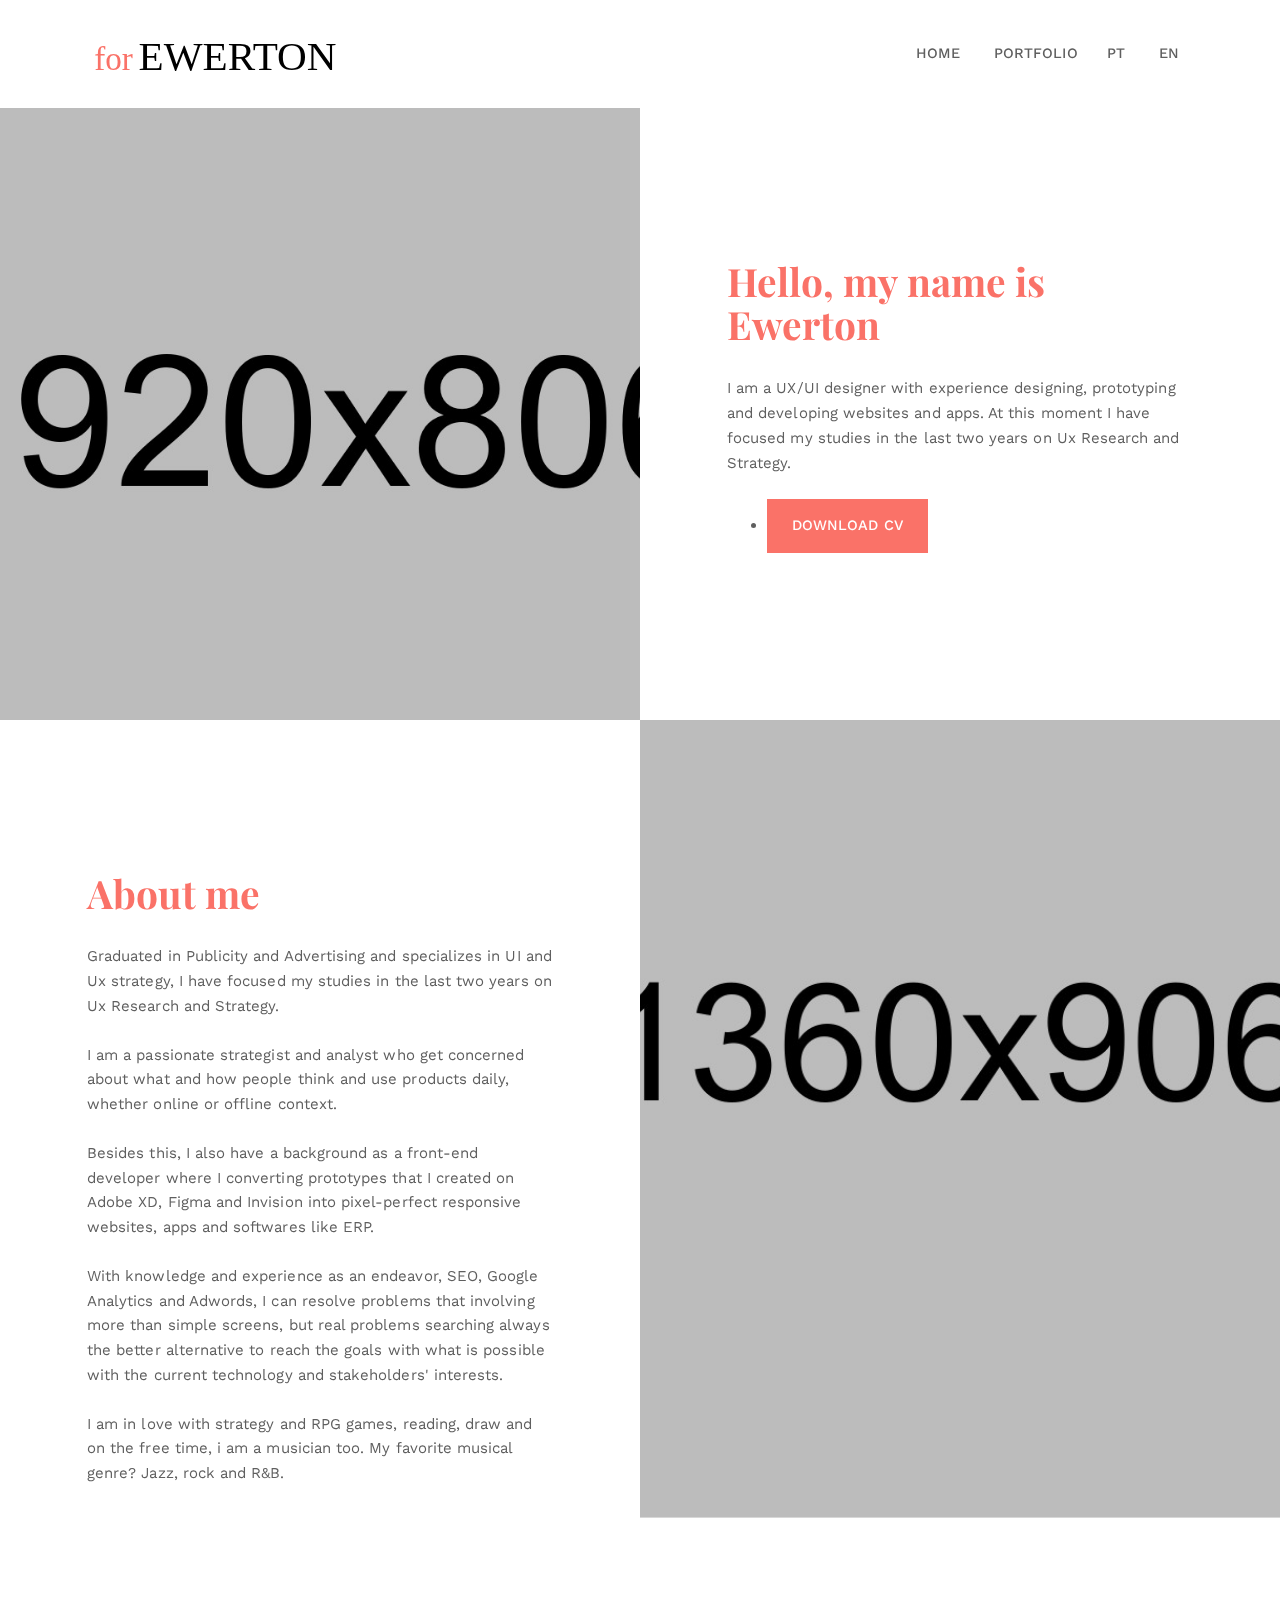
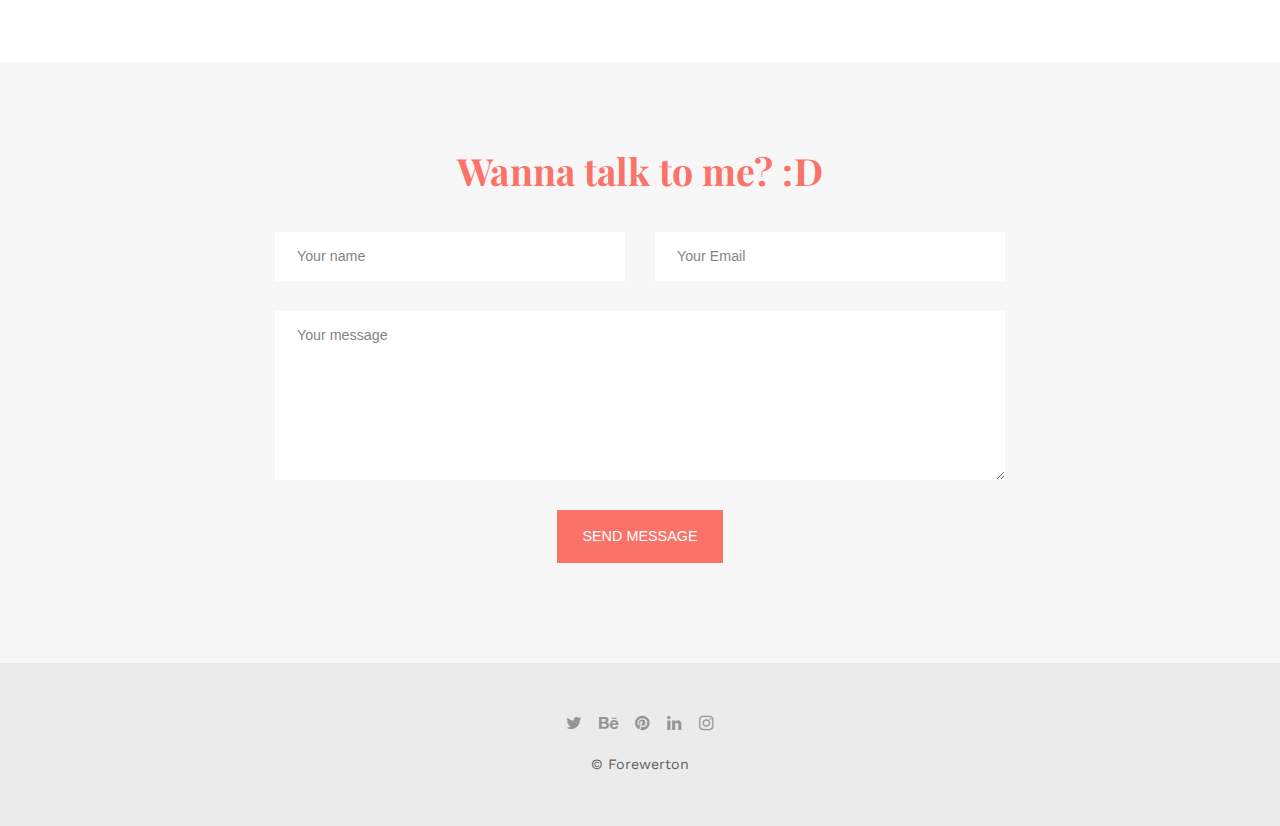
<file: index.html>
<!DOCTYPE html>
<!--
  Name: Forewerton - UX & UI Designer
  Version: 1.1.0
  Author: Forewerton
  Website: https://forewerton.com.br
  Purchase: https://nkdev.info
  Support: https://nk.ticksy.com
  License: You must have a valid license purchased only from ThemeForest (the above link) in order to legally use the theme for your project.
  Copyright 2017.
-->

<html lang="en">

<head>
    <!-- Global site tag (gtag.js) - Google Analytics -->
    <script async src="https://www.googletagmanager.com/gtag/js?id=UA-44062500-5"></script>
    <script>
        window.dataLayer = window.dataLayer || [];
        function gtag() { dataLayer.push(arguments); }
        gtag('js', new Date());

        gtag('config', 'UA-44062500-5');
    </script>
    <meta charset="utf-8">
    <meta http-equiv="X-UA-Compatible" content="IE=edge">

    <title>Forewerton | Ux/Ui Designer</title>

    <meta name="description" content="Forewerton - Portfolio">
    <meta name="keywords" content="portfolio, clean, minimal, blog, template, portfolio website">
    <meta name="author" content="">

    <link rel="icon" type="image/png" href="assets/images/favicon.png">

    <meta name="viewport" content="width=device-width, initial-scale=1">

    <!-- START: Styles -->

    <!-- Google Fonts -->
    <link href="https://fonts.googleapis.com/css?family=Playfair+Display:400,400i,700,700i%7cWork+Sans:400,500,700"
        rel="stylesheet" type="text/css">

    <!-- Bootstrap -->
    <link rel="stylesheet" href="assets/bower_components/bootstrap/dist/css/bootstrap.min.css">

    <!-- Font Awesome -->
    <link rel="stylesheet" href="assets/bower_components/fontawesome/css/font-awesome.min.css">

    <!-- Stroke 7 -->
    <link rel="stylesheet"
        href="assets/bower_components/pixeden-stroke-7-icon/pe-icon-7-stroke/dist/pe-icon-7-stroke.min.css">

    <!-- Flickity -->
    <link rel="stylesheet" href="assets/bower_components/flickity/dist/flickity.min.css">

    <!-- Photoswipe -->
    <link rel="stylesheet" type="text/css" href="assets/bower_components/photoswipe/dist/photoswipe.css">
    <link rel="stylesheet" type="text/css" href="assets/bower_components/photoswipe/dist/default-skin/default-skin.css">

    <!-- Prism -->
    <link rel="stylesheet" type="text/css" href="assets/bower_components/prism/themes/prism-tomorrow.css">

    <!-- Snow -->
    <link rel="stylesheet" href="assets/css/snow.css">

    <!-- Custom Styles -->
    <link rel="stylesheet" href="assets/css/custom.css">

    <!-- END: Styles -->

    <!-- jQuery -->
    <script src="assets/bower_components/jquery/dist/jquery.min.js"></script>

    <!-- Hotjar -->
    <script>
        (function (h, o, t, j, a, r) {
            h.hj = h.hj || function () { (h.hj.q = h.hj.q || []).push(arguments) };
            h._hjSettings = { hjid: 1163272, hjsv: 6 };
            a = o.getElementsByTagName('head')[0];
            r = o.createElement('script'); r.async = 1;
            r.src = t + h._hjSettings.hjid + j + h._hjSettings.hjsv;
            a.appendChild(r);
        })(window, document, 'https://static.hotjar.com/c/hotjar-', '.js?sv=');
    </script>

    <!-- Global site tag (gtag.js) - Google Analytics -->
    <script async src="https://www.googletagmanager.com/gtag/js?id=UA-44062500-11"></script>
    <script>
        window.dataLayer = window.dataLayer || [];
        function gtag() { dataLayer.push(arguments); }
        gtag('js', new Date());

        gtag('config', 'UA-44062500-11');
    </script>
</head>


<!--
    Additional Classes:
        .nk-bg-gradient
-->

<body>

    <header class="nk-header nk-header-opaque">

        <nav class="nk-navbar nk-navbar-top">
            <div class="container">
                <div class="nk-nav-table nav-stroke">

                    <a href="index.html" class="nk-nav-logo">
                        <img src="assets/images/logo.svg" alt="" width="85">
                    </a>

                    <ul class="nk-nav nk-nav-right hidden-md-down" data-nav-mobile="#nk-nav-mobile">
                        <li class="l-active">
                            <a href="index.html">Home</a>
                        </li>
                        <li>
                            <a href="portfolio.html">Portfolio</a>
                        <li>

                        <li class="l-switch-language">
                            <a href="index-pt.html">PT</a>
                        </li>
                        <li class="l-switch-language">
                            <a href="index.html">EN</a>
                        <li>
                    </ul>

                    <ul class="nk-nav nk-nav-right nk-nav-icons">
                        <li class="single-icon hidden-lg-up">
                            <a href="#" class="nk-navbar-full-toggle">
                                <span class="nk-icon-burger">
                                    <span class="nk-t-1"></span>
                                    <span class="nk-t-2"></span>
                                    <span class="nk-t-3"></span>
                                </span>
                            </a>
                        </li>
                    </ul>
                </div>
            </div>
        </nav>
        <!-- END: Navbar -->

    </header>

    <!--
    START: Navbar Mobile
    -->
    <nav class="nk-navbar nk-navbar-full nk-navbar-align-center" id="nk-nav-mobile">
        <div class="nk-navbar-bg">
            <div class="bg-image" style="background-image: url('assets/images/bg-menu.jpg')"></div>
        </div>
        <div class="nk-nav-table">
            <div class="nk-nav-row">
                <div class="container">
                    <div class="nk-nav-header">

                        <div class="nk-nav-logo">
                            <a href="index.html" class="nk-nav-logo">
                                <img src="assets/images/logo-light.svg" alt="" width="85">
                            </a>
                        </div>

                        <div class="nk-nav-close nk-navbar-full-toggle">
                            <span class="nk-icon-close"></span>
                        </div>
                    </div>
                </div>
            </div>
            <div class="nk-nav-row-full nk-nav-row">
                <div class="nano">
                    <div class="nano-content">
                        <div class="nk-nav-table">
                            <div class="nk-nav-row nk-nav-row-full nk-nav-row-center nk-navbar-mobile-content">
                                <ul class="nk-nav">
                                    <!-- Here will be inserted menu from [data-mobile-menu="#nk-nav-mobile"] -->
                                </ul>
                            </div>
                        </div>
                    </div>
                </div>
            </div>
            <div class="nk-nav-row">
                <div class="container">
                    <div class="nk-nav-social">
                        <ul>
                            <li><a href="https://twitter.com/forewerton"><i class="fa fa-twitter"></i></a></li>
                            <li><a href="https://www.behance.net/forewerton43t"><i class="fa fa-behance"></i></a></li>
                            <li><a href="https://br.pinterest.com/ewertonjesus/pins/"><i
                                        class="fa fa-pinterest"></i></a></li>
                            <li><a href="https://www.linkedin.com/in/forewerton/"><i class="fa fa-linkedin"></i></a>
                            </li>
                            <li><a href="https://www.instagram.com/forewerton/"><i class="fa fa-instagram"></i></a></li>
                        </ul>
                    </div>
                </div>
            </div>
        </div>
    </nav>
    <!-- END: Navbar Mobile -->


    <!-- START: I am -->
    <div class="nk-box bg-white">
        <div class="container-fluid">
            <div class="row">
                <div class="col-lg-6 d-none d-sm-block">
                    <div class="bg-image bg-image-parallax"
                        style="background-image: url('assets/images/about-me.jpg');"></div>
                    <div class="nk-gap-6"></div>
                    <div class="nk-gap-6"></div>
                    <div class="nk-gap-6"></div>
                    <div class="nk-gap-6"></div>
                </div>
                <div class="col-lg-6">
                    <div class="nk-gap-4"></div>

                    <div class="nk-box-4 mw-620">
                        <h2 class="display-4">Hello, my name is Ewerton</h2>
                        <div class="nk-gap mnt-5"></div>

                        <p>I am a UX/UI designer with experience designing, prototyping and developing websites and
                            apps. At this moment I have focused my studies in the last two years on Ux Research and
                            Strategy. </p>

                        <ul class="c-cv">
                            <li>
                                <a href="forewerton-en.pdf" class="nk-btn">Download CV</a>
                            </li>
                        </ul>

                    </div>

                    <div class="nk-gap-4"></div>
                </div>
            </div>
        </div>
    </div>
    <!-- END: I am -->

    <!-- START: About me -->
    <div class="nk-box bg-white">
        <div class="container-fluid">
            <div class="row">
                <div class="col-lg-6 push-lg-6">
                    <div class="bg-image bg-image-parallax"
                        style="background-image: url('assets/images/services-1.jpg');"></div>
                    <div class="nk-gap-6"></div>
                    <div class="nk-gap-6"></div>
                    <div class="nk-gap-6"></div>
                    <div class="nk-gap-6"></div>
                </div>
                <div class="col-lg-6 pull-lg-6">
                    <div class="nk-gap-4"></div>

                    <div class="nk-box-4 mw-620 mlauto">
                        <h2 class="display-4">About me</h2>
                        <div class="nk-gap mnt-5"></div>

                        <p>Graduated in Publicity and
                            Advertising and specializes in UI and Ux strategy, I have focused my studies in the last two
                            years on Ux Research and Strategy. </p>

                        <p>I am a passionate strategist and analyst who get concerned about what and how people think
                            and use products daily, whether online or offline context.</p>

                        <p>Besides this, I also have a background as a front-end developer where I converting prototypes
                            that I created on Adobe XD, Figma and Invision into pixel-perfect responsive websites, apps
                            and softwares like ERP. </p>

                        <p>With knowledge and experience as an endeavor, SEO, Google Analytics and Adwords, I can
                            resolve problems that involving more than simple screens, but real problems searching always
                            the better alternative to reach the goals with what is possible with the current technology
                            and stakeholders' interests.</p>

                        <p>I am in love with strategy and RPG games, reading, draw and on the free time, i am a musician
                            too. My favorite musical genre? Jazz, rock and R&B.
                        </p>

                    </div>

                    <div class="nk-gap-4"></div>
                </div>
            </div>
        </div>
    </div>
    <!-- END: About me -->


    <!-- START: Contact Me -->
    <div class="bg-gray-2 text-center">
        <div class="nk-gap-5 mnb-12"></div>
        <div class="container">
            <div class="row">
                <div class="col-lg-8 offset-lg-2">
                    <h2 class="h1">Wanna talk to me? :D</h2>
                    <div class="nk-gap-1 mnt-15"></div>
                    <div class="nk-gap mnt-9"></div>
                    <!-- START: Form -->
                    <form action="php/contact.php" class="nk-form nk-form-ajax">
                        <div class="row vertical-gap">
                            <div class="col-md-6">
                                <input type="text" class="form-control required" name="name" placeholder="Your name">
                            </div>
                            <div class="col-md-6">
                                <input type="email" class="form-control required" name="email" placeholder="Your Email">
                            </div>
                        </div>
                        <div class="nk-gap-1"></div>
                        <textarea class="form-control required" name="message" rows="8" placeholder="Your message"
                            aria-required="true"></textarea>
                        <div class="nk-gap-1"></div>
                        <div class="nk-form-response-success"></div>
                        <div class="nk-form-response-error"></div>
                        <button class="nk-btn">Send Message</button>
                    </form>
                    <!-- END: Form -->

                </div>
            </div>
        </div>
        <div class="nk-gap-5"></div>
    </div>
    <!-- END: Contact Me -->

    <!-- START: Footer -->
    <footer class="nk-footer">
        <div class="nk-footer-cont">
            <div class="container text-center">
                <div class="nk-footer-social">
                    <ul>
                        <li><a href="https://twitter.com/forewerton"><i class="fa fa-twitter"></i></a></li>
                        <li><a href="https://www.behance.net/uxforewerton"><i class="fa fa-behance"></i></a></li>
                        <li><a href="https://br.pinterest.com/ewertonjesus/pins/"><i class="fa fa-pinterest"></i></a>
                        </li>
                        <li><a href="https://www.linkedin.com/in/forewerton/"><i class="fa fa-linkedin"></i></a></li>
                        <li><a href="https://www.instagram.com/forewerton/"><i class="fa fa-instagram"></i></a></li>
                    </ul>
                </div>

                <div class="nk-footer-text">
                    <p>&copy; Forewerton</p>
                </div>
            </div>
        </div>
    </footer>
    <!-- END: Footer -->

    </div>


    <!-- START: Scripts -->



    <!-- GSAP -->
    <script src="assets/bower_components/gsap/src/minified/TweenMax.min.js"></script>
    <script src="assets/bower_components/gsap/src/minified/plugins/ScrollToPlugin.min.js"></script>

    <!-- Bootstrap -->
    <script src="assets/bower_components/tether/dist/js/tether.min.js"></script>
    <script src="assets/bower_components/bootstrap/dist/js/bootstrap.min.js"></script>

    <!-- nK Share -->
    <script src="assets/plugins/nk-share/nk-share.js"></script>

    <!-- Sticky Kit -->
    <script src="assets/bower_components/sticky-kit/dist/sticky-kit.min.js"></script>

    <!-- Jarallax -->
    <script src="assets/bower_components/jarallax/dist/jarallax.min.js"></script>
    <script src="assets/bower_components/jarallax/dist/jarallax-video.min.js"></script>

    <!-- Flickity -->
    <script src="assets/bower_components/flickity/dist/flickity.pkgd.min.js"></script>

    <!-- Isotope -->
    <script src="assets/bower_components/isotope/dist/isotope.pkgd.min.js"></script>

    <!-- Photoswipe -->
    <script src="assets/bower_components/photoswipe/dist/photoswipe.min.js"></script>
    <script src="assets/bower_components/photoswipe/dist/photoswipe-ui-default.min.js"></script>

    <!-- Jquery Form -->
    <script src="assets/bower_components/jquery-form/dist/jquery.form.min.js"></script>

    <!-- Jquery Validation -->
    <script src="assets/bower_components/jquery-validation/dist/jquery.validate.min.js"></script>

    <!-- Hammer.js -->
    <script src="assets/bower_components/hammer.js/hammer.min.js"></script>

    <!-- Social Likes -->
    <script src="assets/bower_components/social-likes/dist/social-likes.min.js"></script>

    <!-- NanoSroller -->
    <script src="assets/bower_components/nanoscroller/bin/javascripts/jquery.nanoscroller.min.js"></script>

    <!-- Keymaster -->
    <script src="assets/bower_components/keymaster/keymaster.js"></script>

    <!-- Prism -->
    <script src="assets/bower_components/prism/prism.js"></script>

    <!-- Snow -->
    <script src="assets/js/snow.min.js"></script>
    <script src="assets/js/snow-init.js"></script>
    <!-- END: Scripts -->


</body>

</html>
</file>
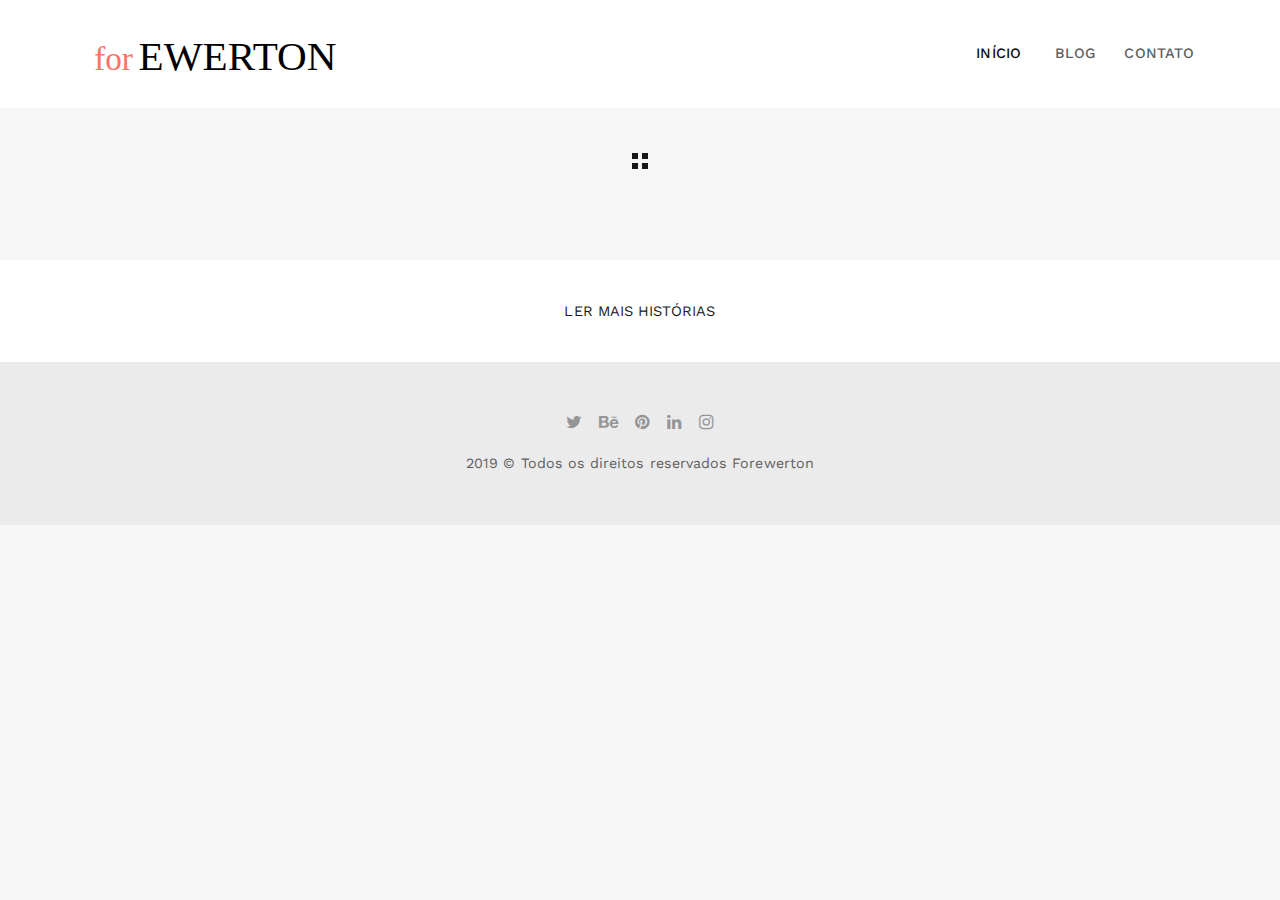
<file: blog.html>
<!DOCTYPE html>
<!--
  Name: Forewerton - Minimal & Clean Portfolio HTML
  Version: 1.1.0
  Author: forewerton
  Website: https://forewerton.com.br
  Purchase: https://nkdev.info
  Support: https://nk.ticksy.com
  License: You must have a valid license purchased only from ThemeForest (the above link) in order to legally use the theme for your project.
  Copyright 2017.
-->

<html lang="pt-BR">

<head>
    <meta charset="utf-8">
    <meta http-equiv="X-UA-Compatible" content="IE=edge">

    <title>Forewerton | Blog</title>

    <meta name="description" content="Forewerton - Portfolio">
    <meta name="keywords" content="portfolio, clean, minimal, blog, template, portfolio website">
    <meta name="author" content="">

    <link rel="icon" type="image/png" href="assets/images/favicon.png">

    <meta name="viewport" content="width=device-width, initial-scale=1">

    <!-- START: Styles -->

    <!-- Google Fonts -->
    <link href="https://fonts.googleapis.com/css?family=Playfair+Display:400,400i,700,700i%7cWork+Sans:400,500,700" rel="stylesheet"
        type="text/css">

    <!-- Bootstrap -->
    <link rel="stylesheet" href="assets/bower_components/bootstrap/dist/css/bootstrap.min.css">

    <!-- Font Awesome -->
    <link rel="stylesheet" href="assets/bower_components/fontawesome/css/font-awesome.min.css">

    <!-- Stroke 7 -->
    <link rel="stylesheet" href="assets/bower_components/pixeden-stroke-7-icon/pe-icon-7-stroke/dist/pe-icon-7-stroke.min.css">

    <!-- Flickity -->
    <link rel="stylesheet" href="assets/bower_components/flickity/dist/flickity.min.css">

    <!-- Photoswipe -->
    <link rel="stylesheet" type="text/css" href="assets/bower_components/photoswipe/dist/photoswipe.css">
    <link rel="stylesheet" type="text/css" href="assets/bower_components/photoswipe/dist/default-skin/default-skin.css">

    <!-- Prism -->
    <link rel="stylesheet" type="text/css" href="assets/bower_components/prism/themes/prism-tomorrow.css">

    <!-- Snow -->
    <link rel="stylesheet" href="assets/css/snow.css">

    <!-- Custom Styles -->
    <link rel="stylesheet" href="assets/css/custom.css">

    <!-- END: Styles -->

    <!-- jQuery -->
    <script src="assets/bower_components/jquery/dist/jquery.min.js"></script>

    <!-- Hotjar -->
    <script>
        (function (h, o, t, j, a, r) {
            h.hj = h.hj || function () { (h.hj.q = h.hj.q || []).push(arguments) };
            h._hjSettings = { hjid: 1163272, hjsv: 6 };
            a = o.getElementsByTagName('head')[0];
            r = o.createElement('script'); r.async = 1;
            r.src = t + h._hjSettings.hjid + j + h._hjSettings.hjsv;
            a.appendChild(r);
        })(window, document, 'https://static.hotjar.com/c/hotjar-', '.js?sv=');
    </script>

    <!-- Global site tag (gtag.js) - Google Analytics -->
    <script async src="https://www.googletagmanager.com/gtag/js?id=UA-44062500-11"></script>
    <script>
        window.dataLayer = window.dataLayer || [];
        function gtag() { dataLayer.push(arguments); }
        gtag('js', new Date());

        gtag('config', 'UA-44062500-11');
    </script>

</head>


<!--
    Additional Classes:
        .nk-bg-gradient
-->

<body>

    <header class="nk-header nk-header-opaque">
        <!--
        START: Navbar

        Additional Classes:
            .nk-navbar-lg
            .nk-navbar-sticky
            .nk-navbar-autohide
            .nk-navbar-transparent
            .nk-navbar-transparent-always
            .nk-navbar-white-text-on-top
    -->
        <nav class="nk-navbar nk-navbar-top">
            <div class="container">
                <div class="nk-nav-table">

                    <a href="index.html" class="nk-nav-logo">
                        <img src="assets/images/logo.svg" alt="" width="85">
                    </a>

                    <ul class="nk-nav nk-nav-right hidden-md-down" data-nav-mobile="#nk-nav-mobile">
                        <li class="active">
                            <a href="index.html">início</a>
                        </li>
                        <li>
                            <a href="news.html">Blog</a>
                        <li>
                            <a href="contato.html">Contato</a>
                        </li>
                    </ul>

                    <ul class="nk-nav nk-nav-right nk-nav-icons">
                        <li class="single-icon hidden-lg-up">
                            <a href="#" class="nk-navbar-full-toggle">
                                <span class="nk-icon-burger">
                                    <span class="nk-t-1"></span>
                                    <span class="nk-t-2"></span>
                                    <span class="nk-t-3"></span>
                                </span>
                            </a>
                        </li>
                    </ul>
                </div>
            </div>
        </nav>
        <!-- END: Navbar -->
        <!--
    START: Navbar Mobile

    Additional Classes:
        .nk-navbar-align-center
        .nk-navbar-align-right
-->
        <nav class="nk-navbar nk-navbar-full nk-navbar-align-center" id="nk-nav-mobile">
            <div class="nk-navbar-bg">
                <div class="bg-image" style="background-image: url('assets/images/bg-menu.jpg')"></div>
            </div>
            <div class="nk-nav-table">
                <div class="nk-nav-row">
                    <div class="container">
                        <div class="nk-nav-header">

                            <div class="nk-nav-logo">
                                <a href="index.html" class="nk-nav-logo">
                                    <img src="assets/images/logo-light.svg" alt="" width="85">
                                </a>
                            </div>

                            <div class="nk-nav-close nk-navbar-full-toggle">
                                <span class="nk-icon-close"></span>
                            </div>
                        </div>
                    </div>
                </div>
                <div class="nk-nav-row-full nk-nav-row">
                    <div class="nano">
                        <div class="nano-content">
                            <div class="nk-nav-table">
                                <div class="nk-nav-row nk-nav-row-full nk-nav-row-center nk-navbar-mobile-content">
                                    <ul class="nk-nav">
                                        <!-- Here will be inserted menu from [data-mobile-menu="#nk-nav-mobile"] -->
                                    </ul>
                                </div>
                            </div>
                        </div>
                    </div>
                </div>
                <div class="nk-nav-row">
                    <div class="container">
                        <div class="nk-nav-social">
                            <ul>
                                <li><a href="https://twitter.com/forewerton"><i class="fa fa-twitter"></i></a></li>
                                <li><a href="https://www.behance.net/forewerton43t"><i class="fa fa-behance"></i></a></li>
                                <li><a href="https://br.pinterest.com/ewertonjesus/pins/"><i class="fa fa-pinterest"></i></a></li>
                                <li><a href="https://www.linkedin.com/in/forewerton/"><i class="fa fa-linkedin"></i></a></li>
                                <li><a href="https://www.instagram.com/forewerton/"><i class="fa fa-instagram"></i></a></li>
                            </ul>
                        </div>
                    </div>
                </div>
            </div>
        </nav>
        <!-- END: Navbar Mobile -->


        <div class="nk-main">


            <div class="container">
                <!-- START: Filter -->
                <div class="nk-pagination nk-pagination-nobg nk-pagination-center">
                    <a href="#nk-toggle-filter">
                        <span class="nk-icon-squares"></span>
                    </a>
                </div>
                <ul class="nk-isotope-filter">
                    <li class="active" data-filter="*">Todos</li>
                    <li data-filter="uxuidesign">UX/UI Design</li>
                    <li data-filter="direcaoarte">Adwords</li>
                </ul>
                <!-- END: Filter -->

                <!-- START: Posts List -->
                <div class="nk-blog-isotope nk-isotope nk-isotope-gap nk-isotope-3-cols">


                    <!-- START: Post -->
                    <!-- <div class="nk-isotope-item" data-filter="uxuidesign">
                    <div class="nk-blog-post">
                        <div class="nk-post-thumb">
                            <a href="blog-single.html">
                                <img src="assets/images/post-1-mid.jpg" alt="" class="nk-img-stretch">
                            </a>
                            <div class="nk-post-category"><a href="#">UX/UI turismo</a></div>
                        </div>
                        <h2 class="nk-post-title h4"><a href="#">Something I need to tell you</a></h2>

                        <div class="nk-post-date">
                            September 18, 2016
                        </div>

                        <div class="nk-post-text">
                            <p>That female isn't midst divide kind upon seas lights greater green creature lights brought.</p>
                        </div>
                    </div>
                </div> -->
                    <!-- END: Post -->

                </div>
                <!-- END: Posts List -->

                <div class="nk-gap-4"></div>

            </div>

            <!-- START: Pagination -->
            <div class="nk-pagination nk-pagination-center">
                <a href="#">Ler mais histórias</a>
            </div>
            <!-- END: Pagination -->



            <!--
    START: Footer

    Additional Classes:
        .nk-footer-transparent
-->
            <!-- START: Footer -->
            <footer class="nk-footer">
                <div class="nk-footer-cont">
                    <div class="container text-center">
                        <div class="nk-footer-social">
                            <ul>
                                <li><a href="https://twitter.com/forewerton"><i class="fa fa-twitter"></i></a></li>
                                <li><a href="https://www.behance.net/forewerton43t"><i class="fa fa-behance"></i></a></li>
                                <li><a href="https://br.pinterest.com/ewertonjesus/pins/"><i class="fa fa-pinterest"></i></a></li>
                                <li><a href="https://www.linkedin.com/in/forewerton/"><i class="fa fa-linkedin"></i></a></li>
                                <li><a href="https://www.instagram.com/forewerton/"><i class="fa fa-instagram"></i></a></li>
                            </ul>
                        </div>

                        <div class="nk-footer-text">
                            <p>2019 &copy; Todos os direitos reservados Forewerton</p>
                        </div>
                    </div>
                </div>
            </footer>
            <!-- END: Footer -->


        </div>




        <!-- START: Scripts -->



        <!-- GSAP -->
        <script src="assets/bower_components/gsap/src/minified/TweenMax.min.js"></script>
        <script src="assets/bower_components/gsap/src/minified/plugins/ScrollToPlugin.min.js"></script>

        <!-- Bootstrap -->
        <script src="assets/bower_components/tether/dist/js/tether.min.js"></script>
        <script src="assets/bower_components/bootstrap/dist/js/bootstrap.min.js"></script>

        <!-- nK Share -->
        <script src="assets/plugins/nk-share/nk-share.js"></script>

        <!-- Sticky Kit -->
        <script src="assets/bower_components/sticky-kit/dist/sticky-kit.min.js"></script>

        <!-- Jarallax -->
        <script src="assets/bower_components/jarallax/dist/jarallax.min.js"></script>
        <script src="assets/bower_components/jarallax/dist/jarallax-video.min.js"></script>

        <!-- Flickity -->
        <script src="assets/bower_components/flickity/dist/flickity.pkgd.min.js"></script>

        <!-- Isotope -->
        <script src="assets/bower_components/isotope/dist/isotope.pkgd.min.js"></script>

        <!-- Photoswipe -->
        <script src="assets/bower_components/photoswipe/dist/photoswipe.min.js"></script>
        <script src="assets/bower_components/photoswipe/dist/photoswipe-ui-default.min.js"></script>

        <!-- Jquery Form -->
        <script src="assets/bower_components/jquery-form/dist/jquery.form.min.js"></script>

        <!-- Jquery Validation -->
        <script src="assets/bower_components/jquery-validation/dist/jquery.validate.min.js"></script>

        <!-- Hammer.js -->
        <script src="assets/bower_components/hammer.js/hammer.min.js"></script>

        <!-- Social Likes -->
        <script src="assets/bower_components/social-likes/dist/social-likes.min.js"></script>

        <!-- NanoSroller -->
        <script src="assets/bower_components/nanoscroller/bin/javascripts/jquery.nanoscroller.min.js"></script>

        <!-- Keymaster -->
        <script src="assets/bower_components/keymaster/keymaster.js"></script>

        <!-- Prism -->
        <script src="assets/bower_components/prism/prism.js"></script>

        <!-- Snow -->
        <script src="assets/js/snow.min.js"></script>
        <script src="assets/js/snow-init.js"></script>
        <!-- END: Scripts -->


</body>

</html>
</file>
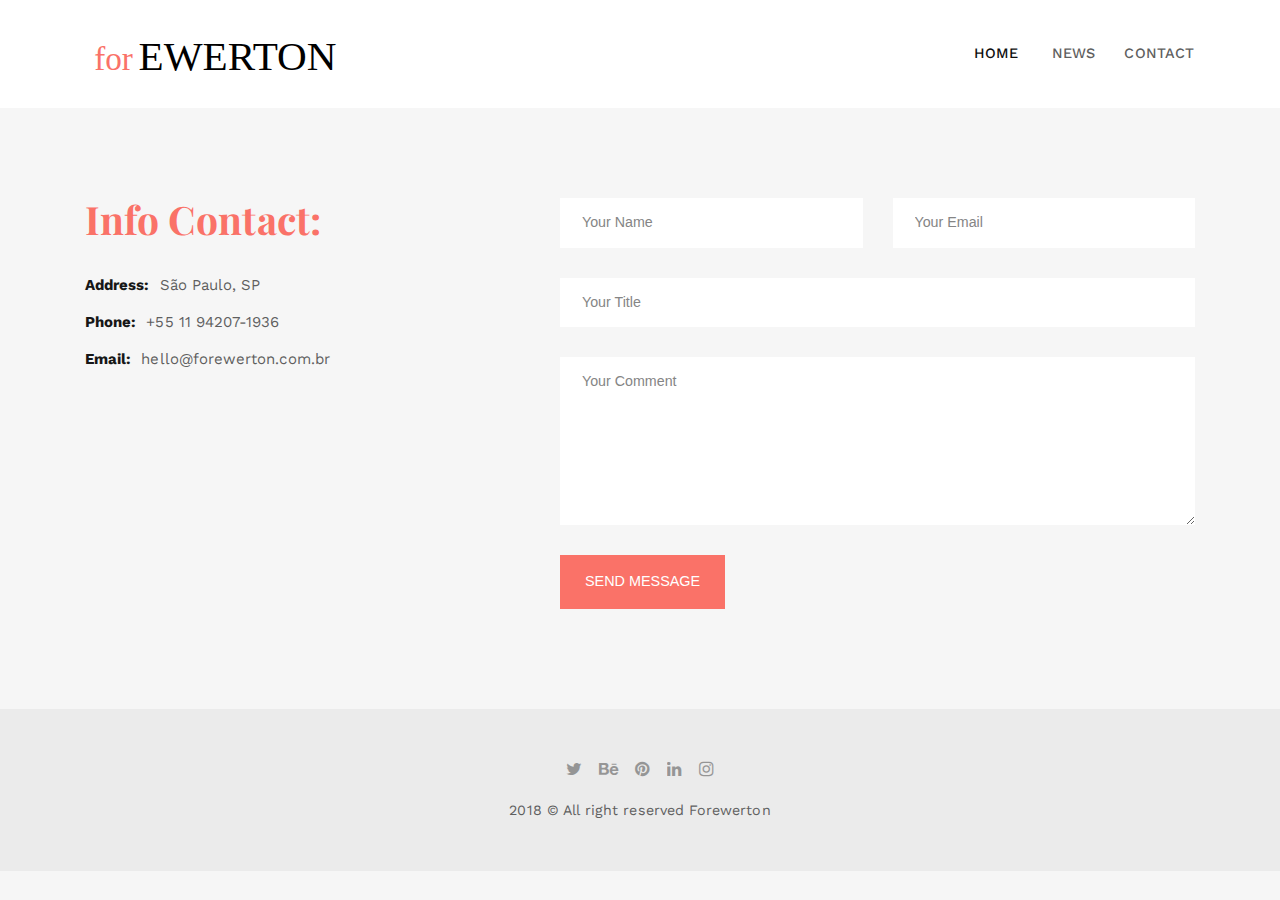
<file: contact.html>
<!DOCTYPE html>
<!--
  Name: Forewerton - Minimal & Clean Portfolio HTML
  Version: 1.1.0
  Author: forewerton
  Website: https://forewerton.com.br
  Purchase: https://nkdev.info
  Support: https://nk.ticksy.com
  License: You must have a valid license purchased only from ThemeForest (the above link) in order to legally use the theme for your project.
  Copyright 2017.
-->

<html lang="pt-BR">

<head>
    <meta charset="utf-8">
    <meta http-equiv="X-UA-Compatible" content="IE=edge">

    <title>Forewerton | Contato</title>

    <meta name="description" content="Forewerton - Clean & Minimal Portfolio HTML template.">
    <meta name="keywords" content="portfolio, clean, minimal, blog, template, portfolio website">
    <meta name="author" content="">

    <link rel="icon" type="image/png" href="assets/images/favicon.png">

    <meta name="viewport" content="width=device-width, initial-scale=1">

    <!-- START: Styles -->

    <!-- Google Fonts -->
    <link href="https://fonts.googleapis.com/css?family=Playfair+Display:400,400i,700,700i%7cWork+Sans:400,500,700" rel="stylesheet" type="text/css">

    <!-- Bootstrap -->
    <link rel="stylesheet" href="assets/bower_components/bootstrap/dist/css/bootstrap.min.css">

    <!-- Font Awesome -->
    <link rel="stylesheet" href="assets/bower_components/fontawesome/css/font-awesome.min.css">

    <!-- Stroke 7 -->
    <link rel="stylesheet" href="assets/bower_components/pixeden-stroke-7-icon/pe-icon-7-stroke/dist/pe-icon-7-stroke.min.css">

    <!-- Flickity -->
    <link rel="stylesheet" href="assets/bower_components/flickity/dist/flickity.min.css">

    <!-- Photoswipe -->
    <link rel="stylesheet" type="text/css" href="assets/bower_components/photoswipe/dist/photoswipe.css">
    <link rel="stylesheet" type="text/css" href="assets/bower_components/photoswipe/dist/default-skin/default-skin.css">

    <!-- Prism -->
    <link rel="stylesheet" type="text/css" href="assets/bower_components/prism/themes/prism-tomorrow.css">

    <!-- Snow -->
    <link rel="stylesheet" href="assets/css/snow.css">

    <!-- Custom Styles -->
    <link rel="stylesheet" href="assets/css/custom.css">

    <!-- END: Styles -->

    <!-- jQuery -->
    <script src="assets/bower_components/jquery/dist/jquery.min.js"></script>



</head>


<!--
    Additional Classes:
        .nk-bg-gradient
-->

<body>

    <header class="nk-header nk-header-opaque">
        <!--
        START: Navbar

        Additional Classes:
            .nk-navbar-lg
            .nk-navbar-sticky
            .nk-navbar-autohide
            .nk-navbar-transparent
            .nk-navbar-transparent-always
            .nk-navbar-white-text-on-top
    -->
    <nav class="nk-navbar nk-navbar-top">
        <div class="container">
            <div class="nk-nav-table">

                <a href="index.html" class="nk-nav-logo">
                    <img src="assets/images/logo.svg" alt="" width="85">
                </a>

                <ul class="nk-nav nk-nav-right hidden-md-down" data-nav-mobile="#nk-nav-mobile">
                    <li class="active">
                        <a href="index.html">Home</a>
                    </li>
                    <li>
                        <a href="news.html">News</a>
                    <li>
                        <a href="contact.html">Contact</a>
                    </li>
                </ul>

                <ul class="nk-nav nk-nav-right nk-nav-icons">
                    <li class="single-icon hidden-lg-up">
                        <a href="#" class="nk-navbar-full-toggle">
                            <span class="nk-icon-burger">
                                <span class="nk-t-1"></span>
                                <span class="nk-t-2"></span>
                                <span class="nk-t-3"></span>
                            </span>
                        </a>
                    </li>
                </ul>
            </div>
        </div>
    </nav>
    <!-- END: Navbar -->

    </header>




    <!--
    START: Navbar Mobile

    Additional Classes:
        .nk-navbar-align-center
        .nk-navbar-align-right
-->
    <nav class="nk-navbar nk-navbar-full nk-navbar-align-center" id="nk-nav-mobile">
        <div class="nk-navbar-bg">
            <div class="bg-image" style="background-image: url('assets/images/bg-menu.jpg')"></div>
        </div>
        <div class="nk-nav-table">
            <div class="nk-nav-row">
                <div class="container">
                    <div class="nk-nav-header">

                        <div class="nk-nav-logo">
                            <a href="index.html" class="nk-nav-logo">
                                <img src="assets/images/logo-light.svg" alt="" width="85">
                            </a>
                        </div>

                        <div class="nk-nav-close nk-navbar-full-toggle">
                            <span class="nk-icon-close"></span>
                        </div>
                    </div>
                </div>
            </div>
            <div class="nk-nav-row-full nk-nav-row">
                <div class="nano">
                    <div class="nano-content">
                        <div class="nk-nav-table">
                            <div class="nk-nav-row nk-nav-row-full nk-nav-row-center nk-navbar-mobile-content">
                                <ul class="nk-nav">
                                    <!-- Here will be inserted menu from [data-mobile-menu="#nk-nav-mobile"] -->
                                </ul>
                            </div>
                        </div>
                    </div>
                </div>
            </div>
            <div class="nk-nav-row">
                <div class="container">
                    <div class="nk-nav-social">
                        <ul>
                            <li><a href="https://twitter.com/forewerton"><i class="fa fa-twitter"></i></a></li>
                            <li><a href="https://www.behance.net/forewerton43t"><i class="fa fa-behance"></i></a></li>
                            <li><a href="https://br.pinterest.com/ewertonjesus/pins/"><i class="fa fa-pinterest"></i></a></li>
                            <li><a href="https://www.linkedin.com/in/forewerton/"><i class="fa fa-linkedin"></i></a></li>
                            <li><a href="https://www.instagram.com/forewerton/"><i class="fa fa-instagram"></i></a></li>
                        </ul>
                    </div>
                </div>
            </div>
        </div>
    </nav>
    <!-- END: Navbar Mobile -->

    <div class="nk-main">

        <!-- START: Contact Info -->
        <div class="container">
            <div class="nk-gap-5 mnt-10"></div>
            <div class="row vertical-gap">
                <div class="col-lg-5">
                    <!-- START: Info -->
                    <h2 class="display-4">Info Contact:</h2>
                    <div class="nk-gap mnt-3"></div>

                    <ul class="nk-contact-info">
                        <li>
                            <strong>Address:</strong> São Paulo, SP</li>
                        <li>
                            <strong>Phone:</strong> +55 11 94207-1936</li>
                        <li>
                            <strong>Email:</strong> hello@forewerton.com.br</li>
                    </ul>
                    <!-- END: Info -->
                </div>
                <div class="col-lg-7">
                    <!-- START: Form -->
                    <form action="php/contact.php" class="nk-form nk-form-ajax">
                        <div class="row vertical-gap">
                            <div class="col-md-6">
                                <input type="text" class="form-control required" name="name" placeholder="Your Name">
                            </div>
                            <div class="col-md-6">
                                <input type="email" class="form-control required" name="email" placeholder="Your Email">
                            </div>
                        </div>

                        <div class="nk-gap-1"></div>
                        <input type="text" class="form-control required" name="title" placeholder="Your Title">

                        <div class="nk-gap-1"></div>
                        <textarea class="form-control required" name="message" rows="8" placeholder="Your Comment" aria-required="true"></textarea>
                        <div class="nk-gap-1"></div>
                        <div class="nk-form-response-success"></div>
                        <div class="nk-form-response-error"></div>
                        <button class="nk-btn">Send Message</button>
                    </form>
                    <!-- END: Form -->
                </div>
            </div>
            <div class="nk-gap-5"></div>
        </div>
        <!-- END: Contact Info -->

        <!-- START: Footer -->
        <footer class="nk-footer">
            <div class="nk-footer-cont">
                <div class="container text-center">
                    <div class="nk-footer-social">
                        <ul>
                            <li><a href="https://twitter.com/forewerton"><i class="fa fa-twitter"></i></a></li>
                            <li><a href="https://www.behance.net/forewerton43t"><i class="fa fa-behance"></i></a></li>
                            <li><a href="https://br.pinterest.com/ewertonjesus/pins/"><i class="fa fa-pinterest"></i></a></li>
                            <li><a href="https://www.linkedin.com/in/forewerton/"><i class="fa fa-linkedin"></i></a></li>
                            <li><a href="https://www.instagram.com/forewerton/"><i class="fa fa-instagram"></i></a></li>
                        </ul>
                    </div>

                    <div class="nk-footer-text">
                        <p>2018 &copy; All right reserved Forewerton</p>
                    </div>
                </div>
            </div>
        </footer>
        <!-- END: Footer -->


    </div>




    <!-- START: Scripts -->



    <!-- GSAP -->
    <script src="assets/bower_components/gsap/src/minified/TweenMax.min.js"></script>
    <script src="assets/bower_components/gsap/src/minified/plugins/ScrollToPlugin.min.js"></script>

    <!-- Bootstrap -->
    <script src="assets/bower_components/tether/dist/js/tether.min.js"></script>
    <script src="assets/bower_components/bootstrap/dist/js/bootstrap.min.js"></script>

    <!-- nK Share -->
    <script src="assets/plugins/nk-share/nk-share.js"></script>

    <!-- Sticky Kit -->
    <script src="assets/bower_components/sticky-kit/dist/sticky-kit.min.js"></script>

    <!-- Jarallax -->
    <script src="assets/bower_components/jarallax/dist/jarallax.min.js"></script>
    <script src="assets/bower_components/jarallax/dist/jarallax-video.min.js"></script>

    <!-- Flickity -->
    <script src="assets/bower_components/flickity/dist/flickity.pkgd.min.js"></script>

    <!-- Isotope -->
    <script src="assets/bower_components/isotope/dist/isotope.pkgd.min.js"></script>

    <!-- Photoswipe -->
    <script src="assets/bower_components/photoswipe/dist/photoswipe.min.js"></script>
    <script src="assets/bower_components/photoswipe/dist/photoswipe-ui-default.min.js"></script>

    <!-- Jquery Form -->
    <script src="assets/bower_components/jquery-form/dist/jquery.form.min.js"></script>

    <!-- Jquery Validation -->
    <script src="assets/bower_components/jquery-validation/dist/jquery.validate.min.js"></script>

    <!-- Hammer.js -->
    <script src="assets/bower_components/hammer.js/hammer.min.js"></script>

    <!-- Social Likes -->
    <script src="assets/bower_components/social-likes/dist/social-likes.min.js"></script>

    <!-- NanoSroller -->
    <script src="assets/bower_components/nanoscroller/bin/javascripts/jquery.nanoscroller.min.js"></script>

    <!-- Keymaster -->
    <script src="assets/bower_components/keymaster/keymaster.js"></script>

    <!-- Prism -->
    <script src="assets/bower_components/prism/prism.js"></script>

    <!-- Snow -->
    <script src="assets/js/snow.min.js"></script>
    <script src="assets/js/snow-init.js"></script>
    <!-- END: Scripts -->


</body>

</html>
</file>
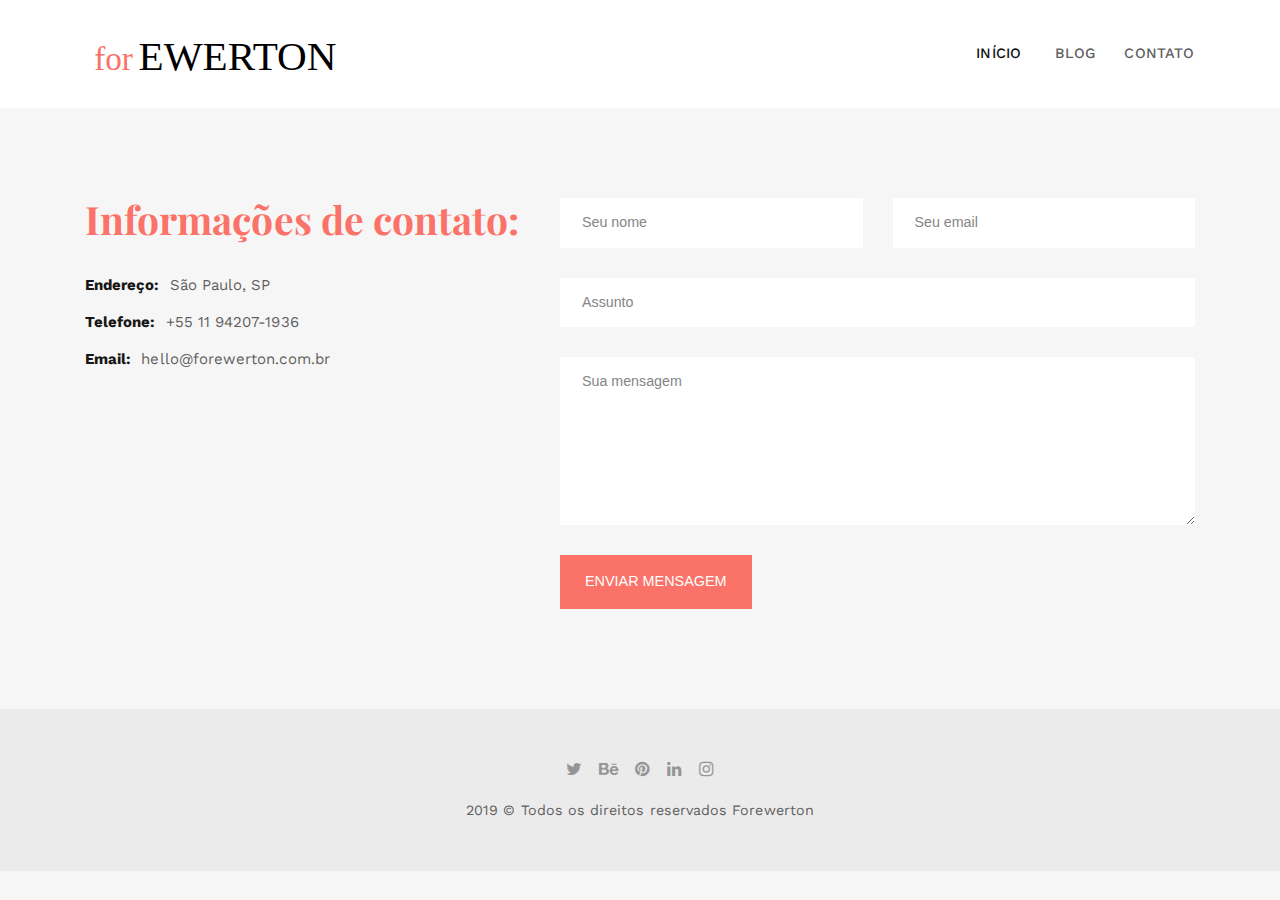
<file: contato.html>
<!DOCTYPE html>
<!--
  Name: Forewerton - Minimal & Clean Portfolio HTML
  Version: 1.1.0
  Author: forewerton
  Website: https://forewerton.com.br
  Purchase: https://nkdev.info
  Support: https://nk.ticksy.com
  License: You must have a valid license purchased only from ThemeForest (the above link) in order to legally use the theme for your project.
  Copyright 2017.
-->

<html lang="pt-BR">

<head>
    <meta charset="utf-8">
    <meta http-equiv="X-UA-Compatible" content="IE=edge">

    <title>Forewerton | Contato</title>

    <meta name="description" content="Forewerton - Portfolio">
    <meta name="keywords" content="portfolio, clean, minimal, blog, template, portfolio website">
    <meta name="author" content="">

    <link rel="icon" type="image/png" href="assets/images/favicon.png">

    <meta name="viewport" content="width=device-width, initial-scale=1">

    <!-- START: Styles -->

    <!-- Google Fonts -->
    <link href="https://fonts.googleapis.com/css?family=Playfair+Display:400,400i,700,700i%7cWork+Sans:400,500,700" rel="stylesheet"
        type="text/css">

    <!-- Bootstrap -->
    <link rel="stylesheet" href="assets/bower_components/bootstrap/dist/css/bootstrap.min.css">

    <!-- Font Awesome -->
    <link rel="stylesheet" href="assets/bower_components/fontawesome/css/font-awesome.min.css">

    <!-- Stroke 7 -->
    <link rel="stylesheet" href="assets/bower_components/pixeden-stroke-7-icon/pe-icon-7-stroke/dist/pe-icon-7-stroke.min.css">

    <!-- Flickity -->
    <link rel="stylesheet" href="assets/bower_components/flickity/dist/flickity.min.css">

    <!-- Photoswipe -->
    <link rel="stylesheet" type="text/css" href="assets/bower_components/photoswipe/dist/photoswipe.css">
    <link rel="stylesheet" type="text/css" href="assets/bower_components/photoswipe/dist/default-skin/default-skin.css">

    <!-- Prism -->
    <link rel="stylesheet" type="text/css" href="assets/bower_components/prism/themes/prism-tomorrow.css">

    <!-- Snow -->
    <link rel="stylesheet" href="assets/css/snow.css">

    <!-- Custom Styles -->
    <link rel="stylesheet" href="assets/css/custom.css">

    <!-- END: Styles -->

    <!-- jQuery -->
    <script src="assets/bower_components/jquery/dist/jquery.min.js"></script>

    <!-- Hotjar -->
    <script>
        (function (h, o, t, j, a, r) {
            h.hj = h.hj || function () { (h.hj.q = h.hj.q || []).push(arguments) };
            h._hjSettings = { hjid: 1163272, hjsv: 6 };
            a = o.getElementsByTagName('head')[0];
            r = o.createElement('script'); r.async = 1;
            r.src = t + h._hjSettings.hjid + j + h._hjSettings.hjsv;
            a.appendChild(r);
        })(window, document, 'https://static.hotjar.com/c/hotjar-', '.js?sv=');
    </script>

    <!-- Global site tag (gtag.js) - Google Analytics -->
    <script async src="https://www.googletagmanager.com/gtag/js?id=UA-44062500-11"></script>
    <script>
        window.dataLayer = window.dataLayer || [];
        function gtag() { dataLayer.push(arguments); }
        gtag('js', new Date());

        gtag('config', 'UA-44062500-11');
    </script>
</head>


<!--
    Additional Classes:
        .nk-bg-gradient
-->

<body>

    <header class="nk-header nk-header-opaque">
        <!--
        START: Navbar

        Additional Classes:
            .nk-navbar-lg
            .nk-navbar-sticky
            .nk-navbar-autohide
            .nk-navbar-transparent
            .nk-navbar-transparent-always
            .nk-navbar-white-text-on-top
    -->
        <nav class="nk-navbar nk-navbar-top">
            <div class="container">
                <div class="nk-nav-table">

                    <a href="index.html" class="nk-nav-logo">
                        <img src="assets/images/logo.svg" alt="" width="85">
                    </a>

                    <ul class="nk-nav nk-nav-right hidden-md-down" data-nav-mobile="#nk-nav-mobile">
                        <li class="active">
                            <a href="index.html">Início</a>
                        </li>
                        <li>
                            <a href="blog.html">Blog</a>
                        <li>
                            <a href="contato.html">Contato</a>
                        </li>
                    </ul>

                    <ul class="nk-nav nk-nav-right nk-nav-icons">
                        <li class="single-icon hidden-lg-up">
                            <a href="#" class="nk-navbar-full-toggle">
                                <span class="nk-icon-burger">
                                    <span class="nk-t-1"></span>
                                    <span class="nk-t-2"></span>
                                    <span class="nk-t-3"></span>
                                </span>
                            </a>
                        </li>
                    </ul>
                </div>
            </div>
        </nav>
        <!-- END: Navbar -->

    </header>




    <!--
    START: Navbar Mobile

    Additional Classes:
        .nk-navbar-align-center
        .nk-navbar-align-right
-->
    <nav class="nk-navbar nk-navbar-full nk-navbar-align-center" id="nk-nav-mobile">
        <div class="nk-navbar-bg">
            <div class="bg-image" style="background-image: url('assets/images/bg-menu.jpg')"></div>
        </div>
        <div class="nk-nav-table">
            <div class="nk-nav-row">
                <div class="container">
                    <div class="nk-nav-header">

                        <div class="nk-nav-logo">
                            <a href="index.html" class="nk-nav-logo">
                                <img src="assets/images/logo-light.svg" alt="" width="85">
                            </a>
                        </div>

                        <div class="nk-nav-close nk-navbar-full-toggle">
                            <span class="nk-icon-close"></span>
                        </div>
                    </div>
                </div>
            </div>
            <div class="nk-nav-row-full nk-nav-row">
                <div class="nano">
                    <div class="nano-content">
                        <div class="nk-nav-table">
                            <div class="nk-nav-row nk-nav-row-full nk-nav-row-center nk-navbar-mobile-content">
                                <ul class="nk-nav">
                                    <!-- Here will be inserted menu from [data-mobile-menu="#nk-nav-mobile"] -->
                                </ul>
                            </div>
                        </div>
                    </div>
                </div>
            </div>
            <div class="nk-nav-row">
                <div class="container">
                    <div class="nk-nav-social">
                        <ul>
                            <li><a href="https://twitter.com/forewerton"><i class="fa fa-twitter"></i></a></li>
                            <li><a href="https://www.behance.net/forewerton43t"><i class="fa fa-behance"></i></a></li>
                            <li><a href="https://br.pinterest.com/ewertonjesus/pins/"><i class="fa fa-pinterest"></i></a></li>
                            <li><a href="https://www.linkedin.com/in/forewerton/"><i class="fa fa-linkedin"></i></a></li>
                            <li><a href="https://www.instagram.com/forewerton/"><i class="fa fa-instagram"></i></a></li>
                        </ul>
                    </div>
                </div>
            </div>
        </div>
    </nav>
    <!-- END: Navbar Mobile -->

    <div class="nk-main">

        <!-- START: Contact Info -->
        <div class="container">
            <div class="nk-gap-5 mnt-10"></div>
            <div class="row vertical-gap">
                <div class="col-lg-5">
                    <!-- START: Info -->
                    <h2 class="display-4">Informações de contato:</h2>
                    <div class="nk-gap mnt-3"></div>

                    <ul class="nk-contact-info">
                        <li>
                            <strong>Endereço:</strong> São Paulo, SP</li>
                        <li>
                            <strong>Telefone:</strong> +55 11 94207-1936</li>
                        <li>
                            <strong>Email:</strong> hello@forewerton.com.br</li>
                    </ul>
                    <!-- END: Info -->
                </div>
                <div class="col-lg-7">
                    <!-- START: Form -->
                    <form action="php/contact.php" class="nk-form nk-form-ajax">
                        <div class="row vertical-gap">
                            <div class="col-md-6">
                                <input type="text" class="form-control required" name="name" placeholder="Seu nome">
                            </div>
                            <div class="col-md-6">
                                <input type="email" class="form-control required" name="email" placeholder="Seu email">
                            </div>
                        </div>

                        <div class="nk-gap-1"></div>
                        <input type="text" class="form-control required" name="title" placeholder="Assunto">

                        <div class="nk-gap-1"></div>
                        <textarea class="form-control required" name="message" rows="8" placeholder="Sua mensagem"
                            aria-required="true"></textarea>
                        <div class="nk-gap-1"></div>
                        <div class="nk-form-response-success"></div>
                        <div class="nk-form-response-error"></div>
                        <button class="nk-btn">Enviar mensagem</button>
                    </form>
                    <!-- END: Form -->
                </div>
            </div>
            <div class="nk-gap-5"></div>
        </div>
        <!-- END: Contact Info -->

        <!-- START: Footer -->
        <footer class="nk-footer">
            <div class="nk-footer-cont">
                <div class="container text-center">
                    <div class="nk-footer-social">
                        <ul>
                            <li><a href="https://twitter.com/forewerton"><i class="fa fa-twitter"></i></a></li>
                            <li><a href="https://www.behance.net/forewerton43t"><i class="fa fa-behance"></i></a></li>
                            <li><a href="https://br.pinterest.com/ewertonjesus/pins/"><i class="fa fa-pinterest"></i></a></li>
                            <li><a href="https://www.linkedin.com/in/forewerton/"><i class="fa fa-linkedin"></i></a></li>
                            <li><a href="https://www.instagram.com/forewerton/"><i class="fa fa-instagram"></i></a></li>
                        </ul>
                    </div>

                    <div class="nk-footer-text">
                        <p>2019 &copy; Todos os direitos reservados Forewerton</p>
                    </div>
                </div>
            </div>
        </footer>
        <!-- END: Footer -->


    </div>




    <!-- START: Scripts -->



    <!-- GSAP -->
    <script src="assets/bower_components/gsap/src/minified/TweenMax.min.js"></script>
    <script src="assets/bower_components/gsap/src/minified/plugins/ScrollToPlugin.min.js"></script>

    <!-- Bootstrap -->
    <script src="assets/bower_components/tether/dist/js/tether.min.js"></script>
    <script src="assets/bower_components/bootstrap/dist/js/bootstrap.min.js"></script>

    <!-- nK Share -->
    <script src="assets/plugins/nk-share/nk-share.js"></script>

    <!-- Sticky Kit -->
    <script src="assets/bower_components/sticky-kit/dist/sticky-kit.min.js"></script>

    <!-- Jarallax -->
    <script src="assets/bower_components/jarallax/dist/jarallax.min.js"></script>
    <script src="assets/bower_components/jarallax/dist/jarallax-video.min.js"></script>

    <!-- Flickity -->
    <script src="assets/bower_components/flickity/dist/flickity.pkgd.min.js"></script>

    <!-- Isotope -->
    <script src="assets/bower_components/isotope/dist/isotope.pkgd.min.js"></script>

    <!-- Photoswipe -->
    <script src="assets/bower_components/photoswipe/dist/photoswipe.min.js"></script>
    <script src="assets/bower_components/photoswipe/dist/photoswipe-ui-default.min.js"></script>

    <!-- Jquery Form -->
    <script src="assets/bower_components/jquery-form/dist/jquery.form.min.js"></script>

    <!-- Jquery Validation -->
    <script src="assets/bower_components/jquery-validation/dist/jquery.validate.min.js"></script>

    <!-- Hammer.js -->
    <script src="assets/bower_components/hammer.js/hammer.min.js"></script>

    <!-- Social Likes -->
    <script src="assets/bower_components/social-likes/dist/social-likes.min.js"></script>

    <!-- NanoSroller -->
    <script src="assets/bower_components/nanoscroller/bin/javascripts/jquery.nanoscroller.min.js"></script>

    <!-- Keymaster -->
    <script src="assets/bower_components/keymaster/keymaster.js"></script>

    <!-- Prism -->
    <script src="assets/bower_components/prism/prism.js"></script>

    <!-- Snow -->
    <script src="assets/js/snow.min.js"></script>
    <script src="assets/js/snow-init.js"></script>
    <!-- END: Scripts -->


</body>

</html>
</file>
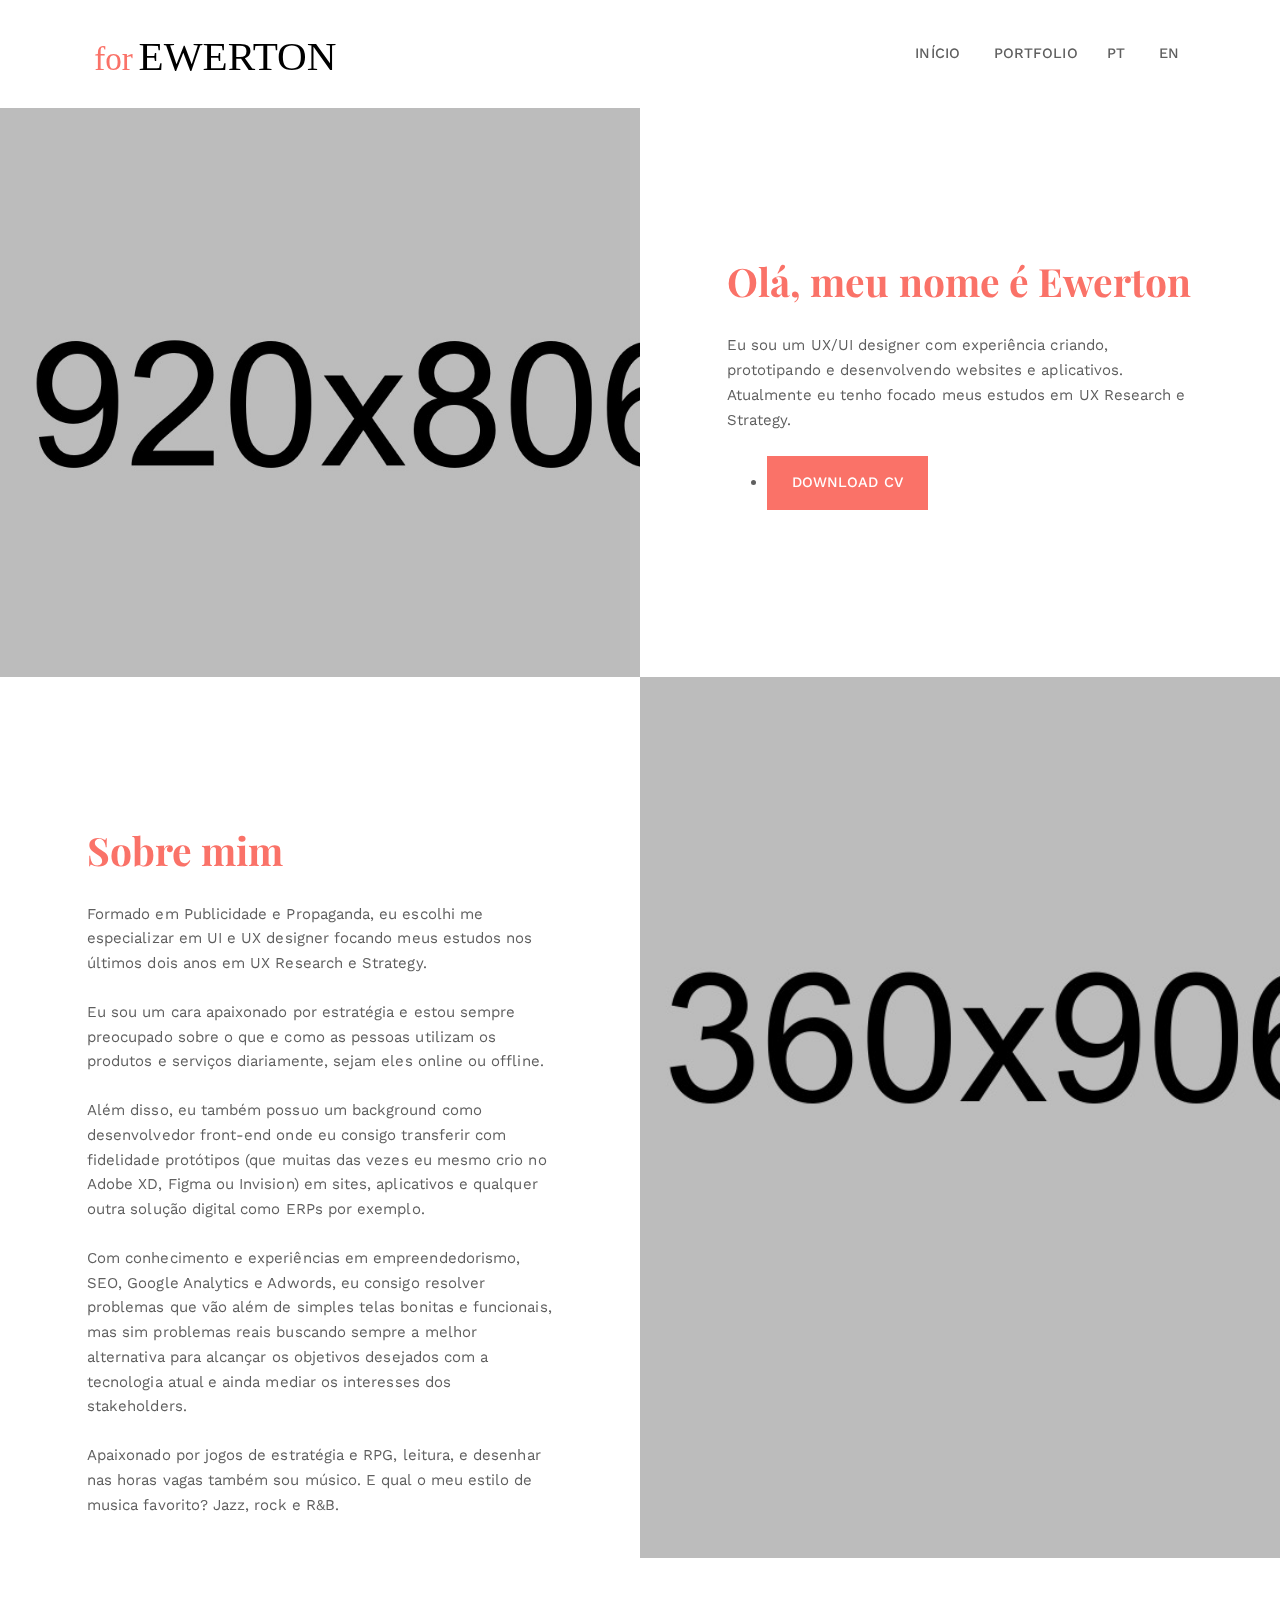
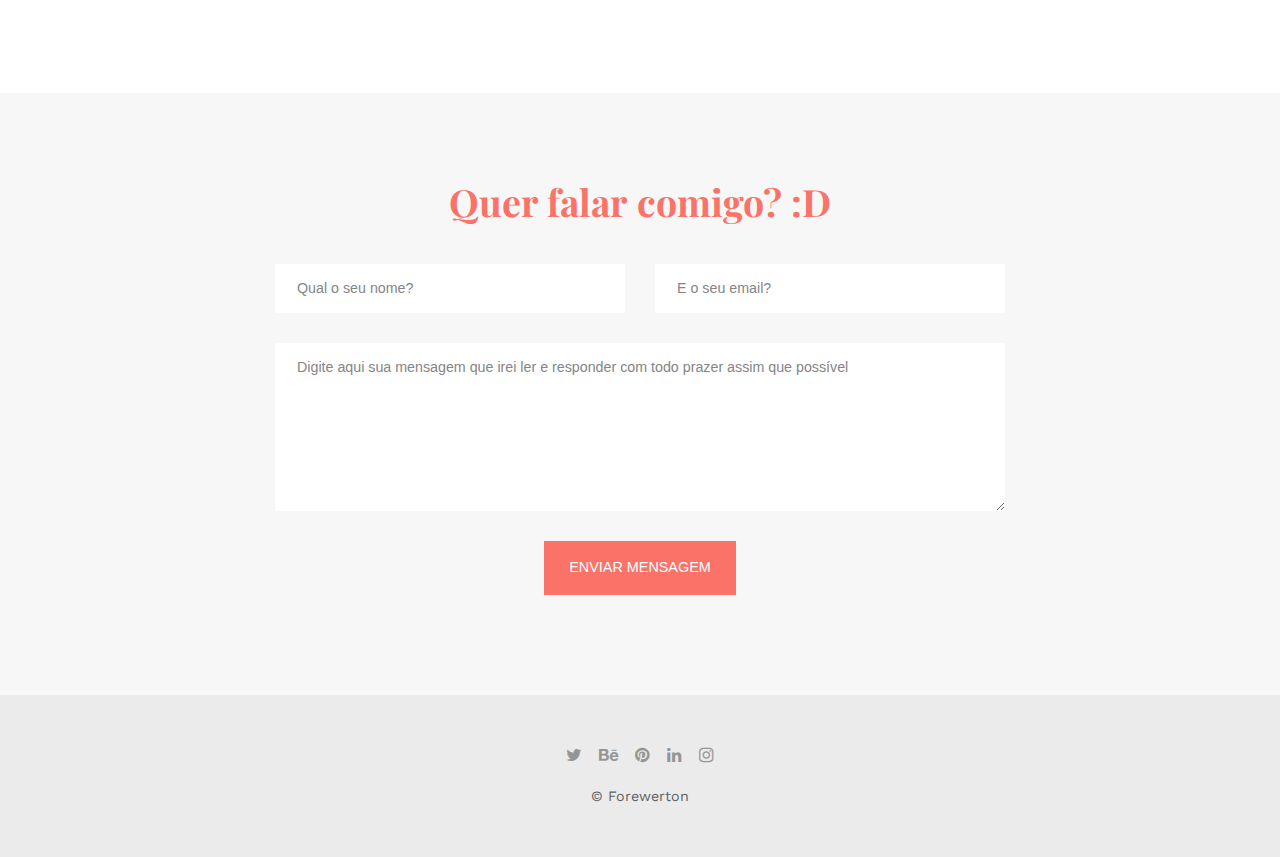
<file: index-pt.html>
<!DOCTYPE html>
<!--
  Name: Forewerton - UX & UI Designer
  Version: 1.1.0
  Author: Forewerton
  Website: https://forewerton.com.br
  Purchase: https://nkdev.info
  Support: https://nk.ticksy.com
  License: You must have a valid license purchased only from ThemeForest (the above link) in order to legally use the theme for your project.
  Copyright 2017.
-->

<html lang="pt-BR">

<head>
    <!-- Global site tag (gtag.js) - Google Analytics -->
    <script async src="https://www.googletagmanager.com/gtag/js?id=UA-44062500-5"></script>
    <script>
        window.dataLayer = window.dataLayer || [];
        function gtag() { dataLayer.push(arguments); }
        gtag('js', new Date());

        gtag('config', 'UA-44062500-5');
    </script>
    <meta charset="utf-8">
    <meta http-equiv="X-UA-Compatible" content="IE=edge">

    <title>Forewerton | Ux/Ui Designer</title>

    <meta name="description" content="Forewerton - Portfolio">
    <meta name="keywords" content="portfolio, clean, minimal, blog, template, portfolio website">
    <meta name="author" content="">

    <link rel="icon" type="image/png" href="assets/images/favicon.png">

    <meta name="viewport" content="width=device-width, initial-scale=1">

    <!-- START: Styles -->

    <!-- Google Fonts -->
    <link href="https://fonts.googleapis.com/css?family=Playfair+Display:400,400i,700,700i%7cWork+Sans:400,500,700"
        rel="stylesheet" type="text/css">

    <!-- Bootstrap -->
    <link rel="stylesheet" href="assets/bower_components/bootstrap/dist/css/bootstrap.min.css">

    <!-- Font Awesome -->
    <link rel="stylesheet" href="assets/bower_components/fontawesome/css/font-awesome.min.css">

    <!-- Stroke 7 -->
    <link rel="stylesheet"
        href="assets/bower_components/pixeden-stroke-7-icon/pe-icon-7-stroke/dist/pe-icon-7-stroke.min.css">

    <!-- Flickity -->
    <link rel="stylesheet" href="assets/bower_components/flickity/dist/flickity.min.css">

    <!-- Photoswipe -->
    <link rel="stylesheet" type="text/css" href="assets/bower_components/photoswipe/dist/photoswipe.css">
    <link rel="stylesheet" type="text/css" href="assets/bower_components/photoswipe/dist/default-skin/default-skin.css">

    <!-- Prism -->
    <link rel="stylesheet" type="text/css" href="assets/bower_components/prism/themes/prism-tomorrow.css">

    <!-- Snow -->
    <link rel="stylesheet" href="assets/css/snow.css">

    <!-- Custom Styles -->
    <link rel="stylesheet" href="assets/css/custom.css">

    <!-- END: Styles -->

    <!-- jQuery -->
    <script src="assets/bower_components/jquery/dist/jquery.min.js"></script>

    <!-- Hotjar -->
    <script>
        (function (h, o, t, j, a, r) {
            h.hj = h.hj || function () { (h.hj.q = h.hj.q || []).push(arguments) };
            h._hjSettings = { hjid: 1163272, hjsv: 6 };
            a = o.getElementsByTagName('head')[0];
            r = o.createElement('script'); r.async = 1;
            r.src = t + h._hjSettings.hjid + j + h._hjSettings.hjsv;
            a.appendChild(r);
        })(window, document, 'https://static.hotjar.com/c/hotjar-', '.js?sv=');
    </script>

    <!-- Global site tag (gtag.js) - Google Analytics -->
    <script async src="https://www.googletagmanager.com/gtag/js?id=UA-44062500-11"></script>
    <script>
        window.dataLayer = window.dataLayer || [];
        function gtag() { dataLayer.push(arguments); }
        gtag('js', new Date());

        gtag('config', 'UA-44062500-11');
    </script>
</head>


<!--
    Additional Classes:
        .nk-bg-gradient
-->

<body>

    <header class="nk-header nk-header-opaque">

        <nav class="nk-navbar nk-navbar-top">
            <div class="container">
                <div class="nk-nav-table nav-stroke">

                    <a href="index.html" class="nk-nav-logo">
                        <img src="assets/images/logo.svg" alt="" width="85">
                    </a>

                    <ul class="nk-nav nk-nav-right hidden-md-down" data-nav-mobile="#nk-nav-mobile">
                        <li class="l-active">
                            <a href="index.html">Início</a>
                        </li>
                        <li>
                            <a href="portfolio.html">Portfolio</a>
                        <li>

                        <li class="l-switch-language">
                            <a href="index-pt.html">PT</a>
                        </li>
                        <li class="l-switch-language">
                            <a href="index.html">EN</a>
                        <li>
                    </ul>

                    <ul class="nk-nav nk-nav-right nk-nav-icons">
                        <li class="single-icon hidden-lg-up">
                            <a href="#" class="nk-navbar-full-toggle">
                                <span class="nk-icon-burger">
                                    <span class="nk-t-1"></span>
                                    <span class="nk-t-2"></span>
                                    <span class="nk-t-3"></span>
                                </span>
                            </a>
                        </li>
                    </ul>
                </div>
            </div>
        </nav>
        <!-- END: Navbar -->

    </header>

    <!--
    START: Navbar Mobile
    -->
    <nav class="nk-navbar nk-navbar-full nk-navbar-align-center" id="nk-nav-mobile">
        <div class="nk-navbar-bg">
            <div class="bg-image" style="background-image: url('assets/images/bg-menu.jpg')"></div>
        </div>
        <div class="nk-nav-table">
            <div class="nk-nav-row">
                <div class="container">
                    <div class="nk-nav-header">

                        <div class="nk-nav-logo">
                            <a href="index.html" class="nk-nav-logo">
                                <img src="assets/images/logo-light.svg" alt="" width="85">
                            </a>
                        </div>

                        <div class="nk-nav-close nk-navbar-full-toggle">
                            <span class="nk-icon-close"></span>
                        </div>
                    </div>
                </div>
            </div>
            <div class="nk-nav-row-full nk-nav-row">
                <div class="nano">
                    <div class="nano-content">
                        <div class="nk-nav-table">
                            <div class="nk-nav-row nk-nav-row-full nk-nav-row-center nk-navbar-mobile-content">
                                <ul class="nk-nav">
                                    <!-- Here will be inserted menu from [data-mobile-menu="#nk-nav-mobile"] -->
                                </ul>
                            </div>
                        </div>
                    </div>
                </div>
            </div>
            <div class="nk-nav-row">
                <div class="container">
                    <div class="nk-nav-social">
                        <ul>
                            <li><a href="https://twitter.com/forewerton"><i class="fa fa-twitter"></i></a></li>
                            <li><a href="https://www.behance.net/forewerton43t"><i class="fa fa-behance"></i></a></li>
                            <li><a href="https://br.pinterest.com/ewertonjesus/pins/"><i
                                        class="fa fa-pinterest"></i></a></li>
                            <li><a href="https://www.linkedin.com/in/forewerton/"><i class="fa fa-linkedin"></i></a>
                            </li>
                            <li><a href="https://www.instagram.com/forewerton/"><i class="fa fa-instagram"></i></a></li>
                        </ul>
                    </div>
                </div>
            </div>
        </div>
    </nav>
    <!-- END: Navbar Mobile -->


    <!-- START: I am -->
    <div class="nk-box bg-white">
        <div class="container-fluid">
            <div class="row">
                <div class="col-lg-6 d-none d-sm-block">
                    <div class="bg-image bg-image-parallax"
                        style="background-image: url('assets/images/about-me.jpg');"></div>
                    <div class="nk-gap-6"></div>
                    <div class="nk-gap-6"></div>
                    <div class="nk-gap-6"></div>
                    <div class="nk-gap-6"></div>
                </div>
                <div class="col-lg-6">
                    <div class="nk-gap-4"></div>

                    <div class="nk-box-4 mw-620">
                        <h2 class="display-4">Olá, meu nome é Ewerton</h2>
                        <div class="nk-gap mnt-5"></div>

                        <p>Eu sou um UX/UI designer com experiência criando, prototipando e desenvolvendo websites e aplicativos. Atualmente eu tenho focado meus estudos em UX Research e Strategy.</p>

                        <ul class="c-cv">
                            <li>
                                <a href="forewerton-pt.pdf" class="nk-btn">Download CV</a>
                            </li>
                        </ul>

                    </div>

                    <div class="nk-gap-4"></div>
                </div>
            </div>
        </div>
    </div>
    <!-- END: I am -->

    <!-- START: About me -->
    <div class="nk-box bg-white">
        <div class="container-fluid">
            <div class="row">
                <div class="col-lg-6 push-lg-6">
                    <div class="bg-image bg-image-parallax"
                        style="background-image: url('assets/images/services-1.jpg');"></div>
                    <div class="nk-gap-6"></div>
                    <div class="nk-gap-6"></div>
                    <div class="nk-gap-6"></div>
                    <div class="nk-gap-6"></div>
                </div>
                <div class="col-lg-6 pull-lg-6">
                    <div class="nk-gap-4"></div>

                    <div class="nk-box-4 mw-620 mlauto">
                        <h2 class="display-4">Sobre mim</h2>
                        <div class="nk-gap mnt-5"></div>

                        <p>Formado em Publicidade e Propaganda, eu escolhi me especializar em UI e UX designer focando meus estudos nos últimos dois anos em UX Research e Strategy.</p>

                        <p>Eu sou um cara apaixonado por estratégia e estou sempre preocupado sobre o que e como as pessoas utilizam os produtos e serviços diariamente, sejam eles online ou offline.</p>

                        <p>Além disso, eu também possuo um background como desenvolvedor front-end onde eu consigo transferir com fidelidade protótipos (que muitas das vezes eu mesmo crio no Adobe XD, Figma ou Invision) em sites, aplicativos e qualquer outra solução digital como ERPs por exemplo.</p>

                        <p>Com conhecimento e experiências em empreendedorismo, SEO, Google Analytics e Adwords, eu consigo resolver problemas que vão além de simples telas bonitas e funcionais, mas sim problemas reais buscando sempre a melhor alternativa para alcançar os objetivos desejados com a tecnologia atual e ainda mediar os interesses dos stakeholders.</p>

                        <p>Apaixonado por jogos de estratégia e RPG, leitura, e desenhar nas horas vagas também sou músico. E qual o meu estilo de musica favorito? Jazz, rock e R&B.
                        </p>

                    </div>

                    <div class="nk-gap-4"></div>
                </div>
            </div>
        </div>
    </div>
    <!-- END: About me -->


    <!-- START: Contact Me -->
    <div class="bg-gray-2 text-center">
        <div class="nk-gap-5 mnb-12"></div>
        <div class="container">
            <div class="row">
                <div class="col-lg-8 offset-lg-2">
                    <h2 class="h1">Quer falar comigo? :D</h2>
                    <div class="nk-gap-1 mnt-15"></div>
                    <div class="nk-gap mnt-9"></div>
                    <!-- START: Form -->
                    <form action="php/contact.php" class="nk-form nk-form-ajax">
                        <div class="row vertical-gap">
                            <div class="col-md-6">
                                <input type="text" class="form-control required" name="name" placeholder="Qual o seu nome?">
                            </div>
                            <div class="col-md-6">
                                <input type="email" class="form-control required" name="email" placeholder="E o seu email?">
                            </div>
                        </div>
                        <div class="nk-gap-1"></div>
                        <textarea class="form-control required" name="message" rows="8" placeholder="Digite aqui sua mensagem que irei ler e responder com todo prazer assim que possível"
                            aria-required="true"></textarea>
                        <div class="nk-gap-1"></div>
                        <div class="nk-form-response-success"></div>
                        <div class="nk-form-response-error"></div>
                        <button class="nk-btn">Enviar mensagem </button>
                    </form>
                    <!-- END: Form -->

                </div>
            </div>
        </div>
        <div class="nk-gap-5"></div>
    </div>
    <!-- END: Contact Me -->

    <!-- START: Footer -->
    <footer class="nk-footer">
        <div class="nk-footer-cont">
            <div class="container text-center">
                <div class="nk-footer-social">
                    <ul>
                        <li><a href="https://twitter.com/forewerton"><i class="fa fa-twitter"></i></a></li>
                        <li><a href="https://www.behance.net/uxforewerton"><i class="fa fa-behance"></i></a></li>
                        <li><a href="https://br.pinterest.com/ewertonjesus/pins/"><i class="fa fa-pinterest"></i></a>
                        </li>
                        <li><a href="https://www.linkedin.com/in/forewerton/"><i class="fa fa-linkedin"></i></a></li>
                        <li><a href="https://www.instagram.com/forewerton/"><i class="fa fa-instagram"></i></a></li>
                    </ul>
                </div>

                <div class="nk-footer-text">
                    <p>&copy; Forewerton</p>
                </div>
            </div>
        </div>
    </footer>
    <!-- END: Footer -->

    </div>


    <!-- START: Scripts -->



    <!-- GSAP -->
    <script src="assets/bower_components/gsap/src/minified/TweenMax.min.js"></script>
    <script src="assets/bower_components/gsap/src/minified/plugins/ScrollToPlugin.min.js"></script>

    <!-- Bootstrap -->
    <script src="assets/bower_components/tether/dist/js/tether.min.js"></script>
    <script src="assets/bower_components/bootstrap/dist/js/bootstrap.min.js"></script>

    <!-- nK Share -->
    <script src="assets/plugins/nk-share/nk-share.js"></script>

    <!-- Sticky Kit -->
    <script src="assets/bower_components/sticky-kit/dist/sticky-kit.min.js"></script>

    <!-- Jarallax -->
    <script src="assets/bower_components/jarallax/dist/jarallax.min.js"></script>
    <script src="assets/bower_components/jarallax/dist/jarallax-video.min.js"></script>

    <!-- Flickity -->
    <script src="assets/bower_components/flickity/dist/flickity.pkgd.min.js"></script>

    <!-- Isotope -->
    <script src="assets/bower_components/isotope/dist/isotope.pkgd.min.js"></script>

    <!-- Photoswipe -->
    <script src="assets/bower_components/photoswipe/dist/photoswipe.min.js"></script>
    <script src="assets/bower_components/photoswipe/dist/photoswipe-ui-default.min.js"></script>

    <!-- Jquery Form -->
    <script src="assets/bower_components/jquery-form/dist/jquery.form.min.js"></script>

    <!-- Jquery Validation -->
    <script src="assets/bower_components/jquery-validation/dist/jquery.validate.min.js"></script>

    <!-- Hammer.js -->
    <script src="assets/bower_components/hammer.js/hammer.min.js"></script>

    <!-- Social Likes -->
    <script src="assets/bower_components/social-likes/dist/social-likes.min.js"></script>

    <!-- NanoSroller -->
    <script src="assets/bower_components/nanoscroller/bin/javascripts/jquery.nanoscroller.min.js"></script>

    <!-- Keymaster -->
    <script src="assets/bower_components/keymaster/keymaster.js"></script>

    <!-- Prism -->
    <script src="assets/bower_components/prism/prism.js"></script>

    <!-- Snow -->
    <script src="assets/js/snow.min.js"></script>
    <script src="assets/js/snow-init.js"></script>
    <!-- END: Scripts -->


</body>

</html>
</file>
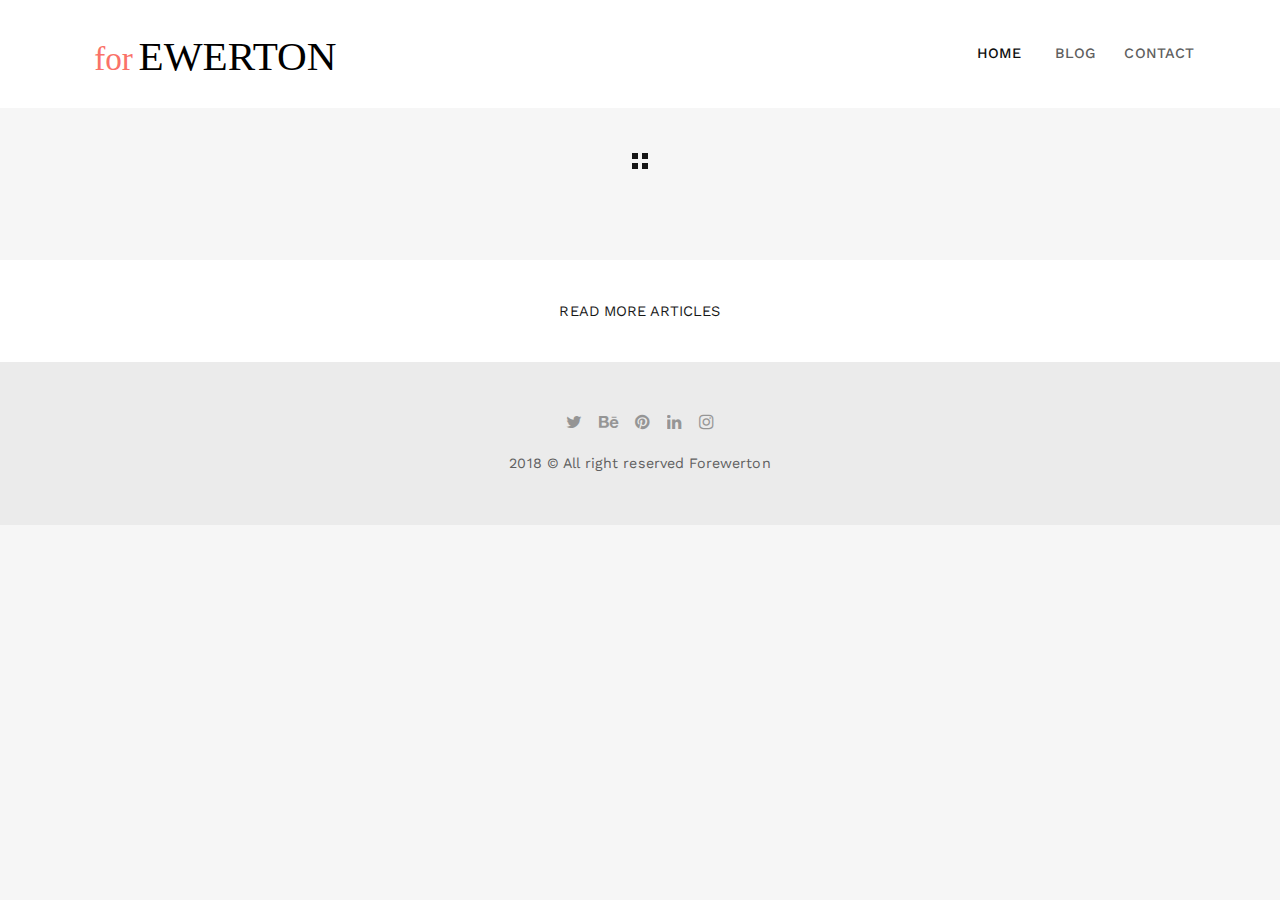
<file: news.html>
<!DOCTYPE html>
<!--
  Name: Forewerton - Minimal & Clean Portfolio HTML
  Version: 1.1.0
  Author: forewerton
  Website: https://forewerton.com.br
  Purchase: https://nkdev.info
  Support: https://nk.ticksy.com
  License: You must have a valid license purchased only from ThemeForest (the above link) in order to legally use the theme for your project.
  Copyright 2017.
-->

<html lang="pt-BR">

<head>
    <meta charset="utf-8">
    <meta http-equiv="X-UA-Compatible" content="IE=edge">

    <title>Forewerton | Blog</title>

    <meta name="description" content="Forewerton - Clean & Minimal Portfolio HTML template.">
    <meta name="keywords" content="portfolio, clean, minimal, blog, template, portfolio website">
    <meta name="author" content="">

    <link rel="icon" type="image/png" href="assets/images/favicon.png">

    <meta name="viewport" content="width=device-width, initial-scale=1">

    <!-- START: Styles -->

    <!-- Google Fonts -->
    <link href="https://fonts.googleapis.com/css?family=Playfair+Display:400,400i,700,700i%7cWork+Sans:400,500,700" rel="stylesheet" type="text/css">

    <!-- Bootstrap -->
    <link rel="stylesheet" href="assets/bower_components/bootstrap/dist/css/bootstrap.min.css">

    <!-- Font Awesome -->
    <link rel="stylesheet" href="assets/bower_components/fontawesome/css/font-awesome.min.css">

    <!-- Stroke 7 -->
    <link rel="stylesheet" href="assets/bower_components/pixeden-stroke-7-icon/pe-icon-7-stroke/dist/pe-icon-7-stroke.min.css">

    <!-- Flickity -->
    <link rel="stylesheet" href="assets/bower_components/flickity/dist/flickity.min.css">

    <!-- Photoswipe -->
    <link rel="stylesheet" type="text/css" href="assets/bower_components/photoswipe/dist/photoswipe.css">
    <link rel="stylesheet" type="text/css" href="assets/bower_components/photoswipe/dist/default-skin/default-skin.css">

    <!-- Prism -->
    <link rel="stylesheet" type="text/css" href="assets/bower_components/prism/themes/prism-tomorrow.css">

    <!-- Snow -->
    <link rel="stylesheet" href="assets/css/snow.css">

    <!-- Custom Styles -->
    <link rel="stylesheet" href="assets/css/custom.css">

    <!-- END: Styles -->

    <!-- jQuery -->
    <script src="assets/bower_components/jquery/dist/jquery.min.js"></script>



</head>


<!--
    Additional Classes:
        .nk-bg-gradient
-->

<body>

    <header class="nk-header nk-header-opaque">
        <!--
        START: Navbar

        Additional Classes:
            .nk-navbar-lg
            .nk-navbar-sticky
            .nk-navbar-autohide
            .nk-navbar-transparent
            .nk-navbar-transparent-always
            .nk-navbar-white-text-on-top
    -->
    <nav class="nk-navbar nk-navbar-top">
        <div class="container">
            <div class="nk-nav-table">

                <a href="index.html" class="nk-nav-logo">
                    <img src="assets/images/logo.svg" alt="" width="85">
                </a>

                <ul class="nk-nav nk-nav-right hidden-md-down" data-nav-mobile="#nk-nav-mobile">
                    <li class="active">
                        <a href="index.html">Home</a>
                    </li>
                    <li>
                        <a href="news.html">Blog</a>
                    <li>
                        <a href="contact.html">Contact</a>
                    </li>
                </ul>

                <ul class="nk-nav nk-nav-right nk-nav-icons">
                    <li class="single-icon hidden-lg-up">
                        <a href="#" class="nk-navbar-full-toggle">
                            <span class="nk-icon-burger">
                                <span class="nk-t-1"></span>
                                <span class="nk-t-2"></span>
                                <span class="nk-t-3"></span>
                            </span>
                        </a>
                    </li>
                </ul>
            </div>
        </div>
    </nav>
    <!-- END: Navbar -->
    <!--
    START: Navbar Mobile

    Additional Classes:
        .nk-navbar-align-center
        .nk-navbar-align-right
-->
    <nav class="nk-navbar nk-navbar-full nk-navbar-align-center" id="nk-nav-mobile">
        <div class="nk-navbar-bg">
            <div class="bg-image" style="background-image: url('assets/images/bg-menu.jpg')"></div>
        </div>
        <div class="nk-nav-table">
            <div class="nk-nav-row">
                <div class="container">
                    <div class="nk-nav-header">

                        <div class="nk-nav-logo">
                            <a href="index.html" class="nk-nav-logo">
                                <img src="assets/images/logo-light.svg" alt="" width="85">
                            </a>
                        </div>

                        <div class="nk-nav-close nk-navbar-full-toggle">
                            <span class="nk-icon-close"></span>
                        </div>
                    </div>
                </div>
            </div>
            <div class="nk-nav-row-full nk-nav-row">
                <div class="nano">
                    <div class="nano-content">
                        <div class="nk-nav-table">
                            <div class="nk-nav-row nk-nav-row-full nk-nav-row-center nk-navbar-mobile-content">
                                <ul class="nk-nav">
                                    <!-- Here will be inserted menu from [data-mobile-menu="#nk-nav-mobile"] -->
                                </ul>
                            </div>
                        </div>
                    </div>
                </div>
            </div>
            <div class="nk-nav-row">
                <div class="container">
                    <div class="nk-nav-social">
                        <ul>
                                <li><a href="https://twitter.com/forewerton"><i class="fa fa-twitter"></i></a></li>
                                <li><a href="https://www.behance.net/forewerton43t"><i class="fa fa-behance"></i></a></li>
                                <li><a href="https://br.pinterest.com/ewertonjesus/pins/"><i class="fa fa-pinterest"></i></a></li>
                                <li><a href="https://www.linkedin.com/in/forewerton/"><i class="fa fa-linkedin"></i></a></li>
                                <li><a href="https://www.instagram.com/forewerton/"><i class="fa fa-instagram"></i></a></li>
                        </ul>
                    </div>
                </div>
            </div>
        </div>
    </nav>
    <!-- END: Navbar Mobile -->


    <div class="nk-main">


        <div class="container">
            <!-- START: Filter -->
            <div class="nk-pagination nk-pagination-nobg nk-pagination-center">
                <a href="#nk-toggle-filter">
                    <span class="nk-icon-squares"></span>
                </a>
            </div>
            <ul class="nk-isotope-filter">
                <li class="active" data-filter="*">All</li>
                <li data-filter="uxuidesign">UX/UI Design</li>
                <li data-filter="direcaoarte">Adwords</li>
            </ul>
            <!-- END: Filter -->

            <!-- START: Posts List -->
            <div class="nk-blog-isotope nk-isotope nk-isotope-gap nk-isotope-3-cols">


                <!-- START: Post -->
                <!-- <div class="nk-isotope-item" data-filter="uxuidesign">
                    <div class="nk-blog-post">
                        <div class="nk-post-thumb">
                            <a href="blog-single.html">
                                <img src="assets/images/post-1-mid.jpg" alt="" class="nk-img-stretch">
                            </a>
                            <div class="nk-post-category"><a href="#">UX/UI turismo</a></div>
                        </div>
                        <h2 class="nk-post-title h4"><a href="#">Something I need to tell you</a></h2>

                        <div class="nk-post-date">
                            September 18, 2016
                        </div>

                        <div class="nk-post-text">
                            <p>That female isn't midst divide kind upon seas lights greater green creature lights brought.</p>
                        </div>
                    </div>
                </div> -->
                <!-- END: Post -->

            </div>
            <!-- END: Posts List -->

            <div class="nk-gap-4"></div>

        </div>

        <!-- START: Pagination -->
        <div class="nk-pagination nk-pagination-center">
            <a href="#">Read more articles</a>
        </div>
        <!-- END: Pagination -->



        <!--
    START: Footer

    Additional Classes:
        .nk-footer-transparent
-->
        <!-- START: Footer -->
        <footer class="nk-footer">
            <div class="nk-footer-cont">
                <div class="container text-center">
                    <div class="nk-footer-social">
                        <ul>
                            <li><a href="https://twitter.com/forewerton"><i class="fa fa-twitter"></i></a></li>
                            <li><a href="https://www.behance.net/forewerton43t"><i class="fa fa-behance"></i></a></li>
                            <li><a href="https://br.pinterest.com/ewertonjesus/pins/"><i class="fa fa-pinterest"></i></a></li>
                            <li><a href="https://www.linkedin.com/in/forewerton/"><i class="fa fa-linkedin"></i></a></li>
                            <li><a href="https://www.instagram.com/forewerton/"><i class="fa fa-instagram"></i></a></li>
                        </ul>
                    </div>

                    <div class="nk-footer-text">
                        <p>2018 &copy; All right reserved Forewerton</p>
                    </div>
                </div>
            </div>
        </footer>
        <!-- END: Footer -->


    </div>




    <!-- START: Scripts -->



    <!-- GSAP -->
    <script src="assets/bower_components/gsap/src/minified/TweenMax.min.js"></script>
    <script src="assets/bower_components/gsap/src/minified/plugins/ScrollToPlugin.min.js"></script>

    <!-- Bootstrap -->
    <script src="assets/bower_components/tether/dist/js/tether.min.js"></script>
    <script src="assets/bower_components/bootstrap/dist/js/bootstrap.min.js"></script>

    <!-- nK Share -->
    <script src="assets/plugins/nk-share/nk-share.js"></script>

    <!-- Sticky Kit -->
    <script src="assets/bower_components/sticky-kit/dist/sticky-kit.min.js"></script>

    <!-- Jarallax -->
    <script src="assets/bower_components/jarallax/dist/jarallax.min.js"></script>
    <script src="assets/bower_components/jarallax/dist/jarallax-video.min.js"></script>

    <!-- Flickity -->
    <script src="assets/bower_components/flickity/dist/flickity.pkgd.min.js"></script>

    <!-- Isotope -->
    <script src="assets/bower_components/isotope/dist/isotope.pkgd.min.js"></script>

    <!-- Photoswipe -->
    <script src="assets/bower_components/photoswipe/dist/photoswipe.min.js"></script>
    <script src="assets/bower_components/photoswipe/dist/photoswipe-ui-default.min.js"></script>

    <!-- Jquery Form -->
    <script src="assets/bower_components/jquery-form/dist/jquery.form.min.js"></script>

    <!-- Jquery Validation -->
    <script src="assets/bower_components/jquery-validation/dist/jquery.validate.min.js"></script>

    <!-- Hammer.js -->
    <script src="assets/bower_components/hammer.js/hammer.min.js"></script>

    <!-- Social Likes -->
    <script src="assets/bower_components/social-likes/dist/social-likes.min.js"></script>

    <!-- NanoSroller -->
    <script src="assets/bower_components/nanoscroller/bin/javascripts/jquery.nanoscroller.min.js"></script>

    <!-- Keymaster -->
    <script src="assets/bower_components/keymaster/keymaster.js"></script>

    <!-- Prism -->
    <script src="assets/bower_components/prism/prism.js"></script>

    <!-- Snow -->
    <script src="assets/js/snow.min.js"></script>
    <script src="assets/js/snow-init.js"></script>
    <!-- END: Scripts -->


</body>

</html>
</file>
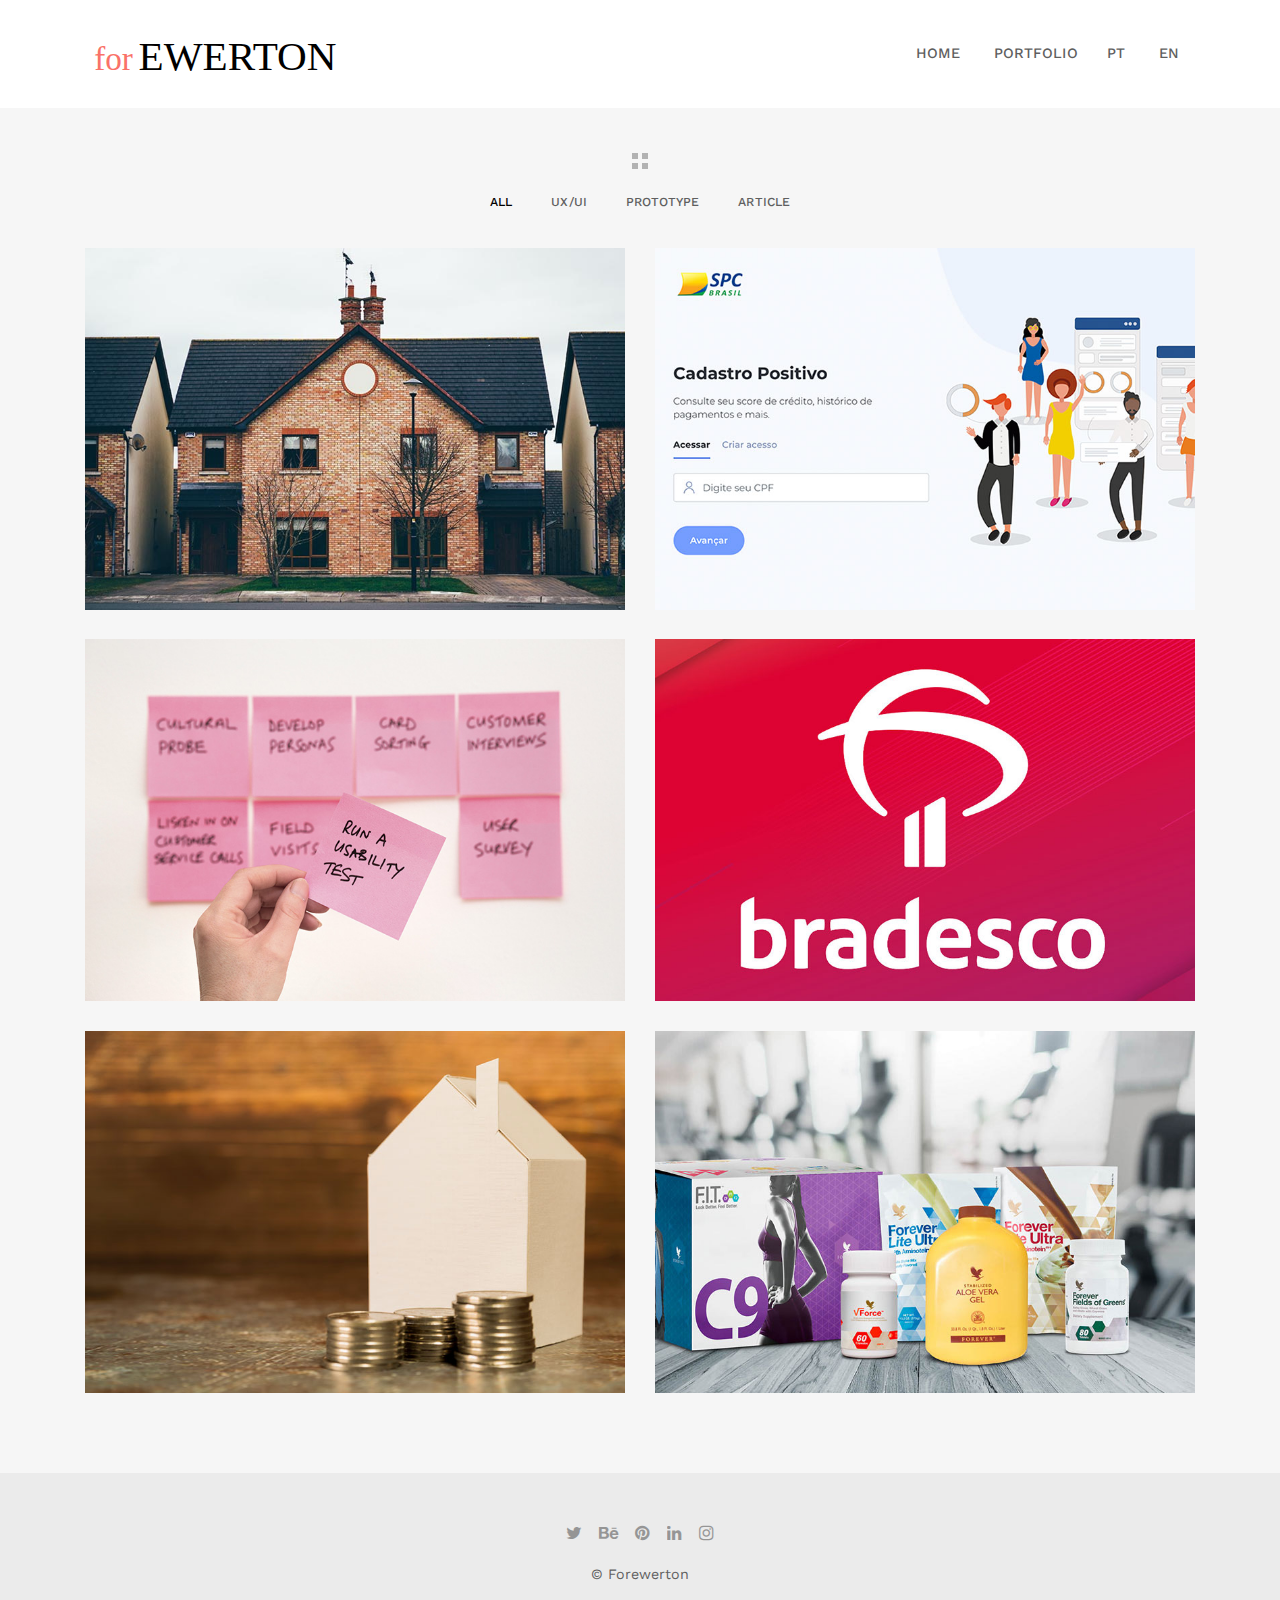
<file: portfolio.html>
<!DOCTYPE html>
<!--
  Name: Snow - Minimal & Clean Portfolio HTML Template
  Version: 1.1.0
  Author: nK, unvab
  Website: https://nkdev.info, http://unvab.com/
  Purchase: https://nkdev.info
  Support: https://nk.ticksy.com
  License: You must have a valid license purchased only from ThemeForest (the above link) in order to legally use the theme for your project.
  Copyright 2017.
-->

<html lang="en">

<head>
    <meta charset="utf-8">
    <meta http-equiv="X-UA-Compatible" content="IE=edge">

    <title>Forewerton | Portfolio</title>

    <meta name="description" content="Forewerton - Portfolio">
    <meta name="keywords" content="portfolio, clean, minimal, blog, template, portfolio website">
    <meta name="author" content="">

    <link rel="icon" type="image/png" href="assets/images/favicon.png">

    <meta name="viewport" content="width=device-width, initial-scale=1">

    <!-- START: Styles -->

    <!-- Google Fonts -->
    <link href="https://fonts.googleapis.com/css?family=Playfair+Display:400,400i,700,700i%7cWork+Sans:400,500,700" rel="stylesheet"
        type="text/css">

    <!-- Bootstrap -->
    <link rel="stylesheet" href="assets/bower_components/bootstrap/dist/css/bootstrap.min.css">

    <!-- Font Awesome -->
    <link rel="stylesheet" href="assets/bower_components/fontawesome/css/font-awesome.min.css">

    <!-- Stroke 7 -->
    <link rel="stylesheet" href="assets/bower_components/pixeden-stroke-7-icon/pe-icon-7-stroke/dist/pe-icon-7-stroke.min.css">

    <!-- Flickity -->
    <link rel="stylesheet" href="assets/bower_components/flickity/dist/flickity.min.css">

    <!-- Photoswipe -->
    <link rel="stylesheet" type="text/css" href="assets/bower_components/photoswipe/dist/photoswipe.css">
    <link rel="stylesheet" type="text/css" href="assets/bower_components/photoswipe/dist/default-skin/default-skin.css">

    <!-- Prism -->
    <link rel="stylesheet" type="text/css" href="assets/bower_components/prism/themes/prism-tomorrow.css">

    <!-- Snow -->
    <link rel="stylesheet" href="assets/css/snow.css">

    <!-- Custom Styles -->
    <link rel="stylesheet" href="assets/css/custom.css">

    <!-- END: Styles -->

    <!-- jQuery -->
    <script src="assets/bower_components/jquery/dist/jquery.min.js"></script>

    <!-- Hotjar -->
    <script>
        (function (h, o, t, j, a, r) {
            h.hj = h.hj || function () { (h.hj.q = h.hj.q || []).push(arguments) };
            h._hjSettings = { hjid: 1163272, hjsv: 6 };
            a = o.getElementsByTagName('head')[0];
            r = o.createElement('script'); r.async = 1;
            r.src = t + h._hjSettings.hjid + j + h._hjSettings.hjsv;
            a.appendChild(r);
        })(window, document, 'https://static.hotjar.com/c/hotjar-', '.js?sv=');
    </script>

    <!-- Global site tag (gtag.js) - Google Analytics -->
    <script async src="https://www.googletagmanager.com/gtag/js?id=UA-44062500-11"></script>
    <script>
        window.dataLayer = window.dataLayer || [];
        function gtag() { dataLayer.push(arguments); }
        gtag('js', new Date());

        gtag('config', 'UA-44062500-11');
    </script>

</head>

<body>

    <header class="nk-header nk-header-opaque">

        <nav class="nk-navbar nk-navbar-top">
            <div class="container">
                <div class="nk-nav-table nav-stroke">

                    <a href="index.html" class="nk-nav-logo">
                        <img src="assets/images/logo.svg" alt="" width="85">
                    </a>

                    <ul class="nk-nav nk-nav-right hidden-md-down" data-nav-mobile="#nk-nav-mobile">
                        <li>
                            <a href="index.html">Home</a>
                        </li>
                        <li class="l-active">
                            <a href="portfolio.html">Portfolio</a>
                        <li>

                        <li class="l-switch-language">
                            <a href="index-pt.html">PT</a>
                        </li>
                        <li class="l-switch-language">
                            <a href="index.html">EN</a>
                        <li>
                    </ul>

                    <ul class="nk-nav nk-nav-right nk-nav-icons">
                        <li class="single-icon hidden-lg-up">
                            <a href="#" class="nk-navbar-full-toggle">
                                <span class="nk-icon-burger">
                                    <span class="nk-t-1"></span>
                                    <span class="nk-t-2"></span>
                                    <span class="nk-t-3"></span>
                                </span>
                            </a>
                        </li>
                    </ul>
                </div>
            </div>
        </nav>
        <!-- END: Navbar -->

    </header>

    <!--  START: Navbar Mobile  -->

    <nav class="nk-navbar nk-navbar-full nk-navbar-align-center" id="nk-nav-mobile">
        <div class="nk-navbar-bg">
            <div class="bg-image" style="background-image: url('assets/images/bg-menu.jpg')"></div>
        </div>
        <div class="nk-nav-table">
            <div class="nk-nav-row">
                <div class="container">
                    <div class="nk-nav-header">

                        <div class="nk-nav-logo">
                            <a href="index.html" class="nk-nav-logo">
                                <img src="assets/images/logo-light.svg" alt="" width="85">
                            </a>
                        </div>

                        <div class="nk-nav-close nk-navbar-full-toggle">
                            <span class="nk-icon-close"></span>
                        </div>
                    </div>
                </div>
            </div>
            <div class="nk-nav-row-full nk-nav-row">
                <div class="nano">
                    <div class="nano-content">
                        <div class="nk-nav-table">
                            <div class="nk-nav-row nk-nav-row-full nk-nav-row-center nk-navbar-mobile-content">
                                <ul class="nk-nav">
                                    <!-- Here will be inserted menu from [data-mobile-menu="#nk-nav-mobile"] -->
                                </ul>
                            </div>
                        </div>
                    </div>
                </div>
            </div>
            <div class="nk-nav-row">
                <div class="container">
                    <div class="nk-nav-social">
                        <ul>
                            <li><a href="https://twitter.com/forewerton"><i class="fa fa-twitter"></i></a></li>
                            <li><a href="https://www.behance.net/uxforewerton"><i class="fa fa-behance"></i></a></li>
                            <li><a href="https://br.pinterest.com/ewertonjesus/pins/"><i class="fa fa-pinterest"></i></a></li>
                            <li><a href="https://www.linkedin.com/in/forewerton/"><i class="fa fa-linkedin"></i></a></li>
                            <li><a href="https://www.instagram.com/forewerton/"><i class="fa fa-instagram"></i></a></li>
                        </ul>
                    </div>
                </div>
            </div>
        </div>
    </nav>
    <!-- END: Navbar Mobile -->


    <div class="nk-main">

        <div class="container">
            <!-- START: Filter -->
            <div class="nk-pagination nk-pagination-nobg nk-pagination-center nk-isotope-filter-active">
                <a href="#nk-toggle-filter">
                    <span class="nk-icon-squares"></span>
                </a>
            </div>
            <ul class="nk-isotope-filter nk-isotope-filter-active">
                <li class="active" data-filter="*">All</li>
                <li data-filter="uxui">UX/UI</li>
                <li data-filter="ui-prototype">Prototype</li>
                <!-- <li data-filter="frontend">Front-end</li> -->
                <li data-filter="article">Article</li>
            </ul>
            <!-- END: Filter -->

            <div class="nk-portfolio-list nk-isotope nk-isotope-2-cols nk-isotope-gap">


                <div class="nk-isotope-item" data-filter="uxui">
                    <div class="nk-portfolio-item nk-portfolio-item-info-style-2 nk-portfolio-item-sm">
                        <a href="https://www.uxfol.io/project/04ce4aeb/Uma-nova-maneira-de-financiar-um-im-vel" class="nk-portfolio-item-link"></a>
                        <div class="nk-portfolio-item-image">
                            <div style="background-image: url('assets/images/lugar-seguro-sm2.jpg')"></div>
                        </div>
                        <div class="nk-portfolio-item-info nk-portfolio-item-info-center text-center">
                            <div>
                                <h2 class="portfolio-item-title h3">Uma nova maneira de financiar um imóvel</h2>
                                <div class="portfolio-item-category">Grandes mudanças pensando em você</div>
                            </div>
                        </div>
                    </div>
                </div>

                <div class="nk-isotope-item" data-filter="uxui">
                    <div class="nk-portfolio-item nk-portfolio-item-info-style-2 nk-portfolio-item-sm">
                        <a href="https://cadastropositivo.spcbrasil.org.br/cadpos-consumidor-login/" class="nk-portfolio-item-link"></a>
                        <div class="nk-portfolio-item-image">
                            <div style="background-image: url('assets/images/cadastro-positivo-sm.jpg')"></div>
                        </div>
                        <div class="nk-portfolio-item-info nk-portfolio-item-info-center text-center">
                            <div>
                                <h2 class="portfolio-item-title h3">Cadastro positivo</h2>
                                <div class="portfolio-item-category">Uma nova experiência para sua vida financeira</div>
                            </div>
                        </div>
                    </div>
                </div>

                <div class="nk-isotope-item" data-filter="article">
                    <div class="nk-portfolio-item nk-portfolio-item-info-style-2 nk-portfolio-item-sm">
                        <a href="https://medium.com/@forewerton/ux-research-%C3%A9-um-processo-de-refinamento-cont%C3%ADnuo-6bf634af8451" class="nk-portfolio-item-link"></a>
                        <div class="nk-portfolio-item-image">
                            <div style="background-image: url('assets/images/uxresearch-sm.jpg')"></div>
                        </div>
                        <div class="nk-portfolio-item-info nk-portfolio-item-info-center text-center">
                            <div>
                                <h2 class="portfolio-item-title h3">UX Research é um processo de refinamento contínuo</h2>
                                <div class="portfolio-item-category">Não há pergunta certa ou errada. O que importa são os aprendizados que elas geram e as suposições que ela valida</div>
                            </div>
                        </div>
                    </div>
                </div>


                <div class="nk-isotope-item" data-filter="article">
                    <div class="nk-portfolio-item nk-portfolio-item-info-style-2 nk-portfolio-item-sm">
                        <a href="https://medium.com/@forewerton/um-estudo-sobre-como-facilitar-a%C3%A7%C3%B5es-simples-no-aplicativo-do-bradesco-no-dia-a-dia-d456a82a8071" class="nk-portfolio-item-link"></a>
                        <div class="nk-portfolio-item-image">
                            <div style="background-image: url('assets/images/bradesco-pt1-sm.jpg')"></div>
                        </div>
                        <div class="nk-portfolio-item-info nk-portfolio-item-info-center text-center">
                            <div>
                                <h2 class="portfolio-item-title h3">Case UX/UI — Bradesco app parte 1</h2>
                                <div class="portfolio-item-category">Um estudo sobre como facilitar ações as do usuário no aplicativo do Bradesco no dia a dia</div>
                            </div>
                        </div>
                    </div>
                </div>


                <div class="nk-isotope-item" data-filter="ui-prototype">
                    <div class="nk-portfolio-item nk-portfolio-item-info-style-2 nk-portfolio-item-sm">
                        <a href="https://www.figma.com/proto/0DBGg53sbN19zQzkLWKXr3/Prototipo-Case-Financiamento?node-id=19763%3A0&viewport=1162%2C-683%2C0.5&scaling=scale-down" class="nk-portfolio-item-link"></a>
                        <div class="nk-portfolio-item-image">
                            <div style="background-image: url('assets/images/lugar-seguro-sm.jpg')"></div>
                        </div>
                        <div class="nk-portfolio-item-info nk-portfolio-item-info-center text-center">
                            <div>
                                <h2 class="portfolio-item-title h3">Lugar Seguro</h2>
                                <div class="portfolio-item-category">App de gerenciamento de financiamento imobiliário</div>
                            </div>
                        </div>
                    </div>
                </div>


                <div class="nk-isotope-item" data-filter="ui-prototype">
                    <div class="nk-portfolio-item nk-portfolio-item-info-style-2 nk-portfolio-item-sm">
                        <a href="https://xd.adobe.com/view/c29fdfee-9adb-4c48-589a-96d4cd72e6c2-b4ae/?fullscreen" class="nk-portfolio-item-link"></a>
                        <div class="nk-portfolio-item-image">
                            <div style="background-image: url('assets/images/forever-sm.jpg')"></div>
                        </div>
                        <div class="nk-portfolio-item-info nk-portfolio-item-info-center text-center">
                            <div>
                                <h2 class="portfolio-item-title h3">Forever Living</h2>
                                <div class="portfolio-item-category">App de vendas v1 </div>
                            </div>
                        </div>
                    </div>
                </div>

            </div>

            <div class="nk-gap-4"></div>
        </div>

        <!-- START: Pagination -->
        
        <!-- <div class="nk-pagination nk-pagination-center">
            <a href="#">Ver mais itens</a>
        </div> -->

        <!-- END: Pagination -->


        <!--  START: Footer  -->
        <footer class="nk-footer">
            <div class="nk-footer-cont">
                <div class="container text-center">
                    <div class="nk-footer-social">
                        <ul>
                            <li><a href="https://twitter.com/forewerton"><i class="fa fa-twitter"></i></a></li>
                            <li><a href="https://www.behance.net/forewerton43t"><i class="fa fa-behance"></i></a></li>
                            <li><a href="https://br.pinterest.com/ewertonjesus/pins/"><i class="fa fa-pinterest"></i></a></li>
                            <li><a href="https://www.linkedin.com/in/forewerton/"><i class="fa fa-linkedin"></i></a></li>
                            <li><a href="https://www.instagram.com/forewerton/"><i class="fa fa-instagram"></i></a></li>
                        </ul>
                    </div>

                    <div class="nk-footer-text">
                        <p>&copy; Forewerton</p>
                    </div>
                </div>
            </div>
        </footer>
        <!-- END: Footer -->

    </div>



    <!-- START: Scripts -->

    <!-- GSAP -->
    <script src="assets/bower_components/gsap/src/minified/TweenMax.min.js"></script>
    <script src="assets/bower_components/gsap/src/minified/plugins/ScrollToPlugin.min.js"></script>

    <!-- Bootstrap -->
    <script src="assets/bower_components/tether/dist/js/tether.min.js"></script>
    <script src="assets/bower_components/bootstrap/dist/js/bootstrap.min.js"></script>

    <!-- nK Share -->
    <script src="assets/plugins/nk-share/nk-share.js"></script>

    <!-- Sticky Kit -->
    <script src="assets/bower_components/sticky-kit/dist/sticky-kit.min.js"></script>

    <!-- Jarallax -->
    <script src="assets/bower_components/jarallax/dist/jarallax.min.js"></script>
    <script src="assets/bower_components/jarallax/dist/jarallax-video.min.js"></script>

    <!-- Flickity -->
    <script src="assets/bower_components/flickity/dist/flickity.pkgd.min.js"></script>

    <!-- Isotope -->
    <script src="assets/bower_components/isotope/dist/isotope.pkgd.min.js"></script>

    <!-- Photoswipe -->
    <script src="assets/bower_components/photoswipe/dist/photoswipe.min.js"></script>
    <script src="assets/bower_components/photoswipe/dist/photoswipe-ui-default.min.js"></script>

    <!-- Jquery Form -->
    <script src="assets/bower_components/jquery-form/dist/jquery.form.min.js"></script>

    <!-- Jquery Validation -->
    <script src="assets/bower_components/jquery-validation/dist/jquery.validate.min.js"></script>

    <!-- Hammer.js -->
    <script src="assets/bower_components/hammer.js/hammer.min.js"></script>

    <!-- Social Likes -->
    <script src="assets/bower_components/social-likes/dist/social-likes.min.js"></script>

    <!-- NanoSroller -->
    <script src="assets/bower_components/nanoscroller/bin/javascripts/jquery.nanoscroller.min.js"></script>

    <!-- Keymaster -->
    <script src="assets/bower_components/keymaster/keymaster.js"></script>

    <!-- Prism -->
    <script src="assets/bower_components/prism/prism.js"></script>

    <!-- Snow -->
    <script src="assets/js/snow.min.js"></script>
    <script src="assets/js/snow-init.js"></script>
    <!-- END: Scripts -->


</body>

</html>
</file>
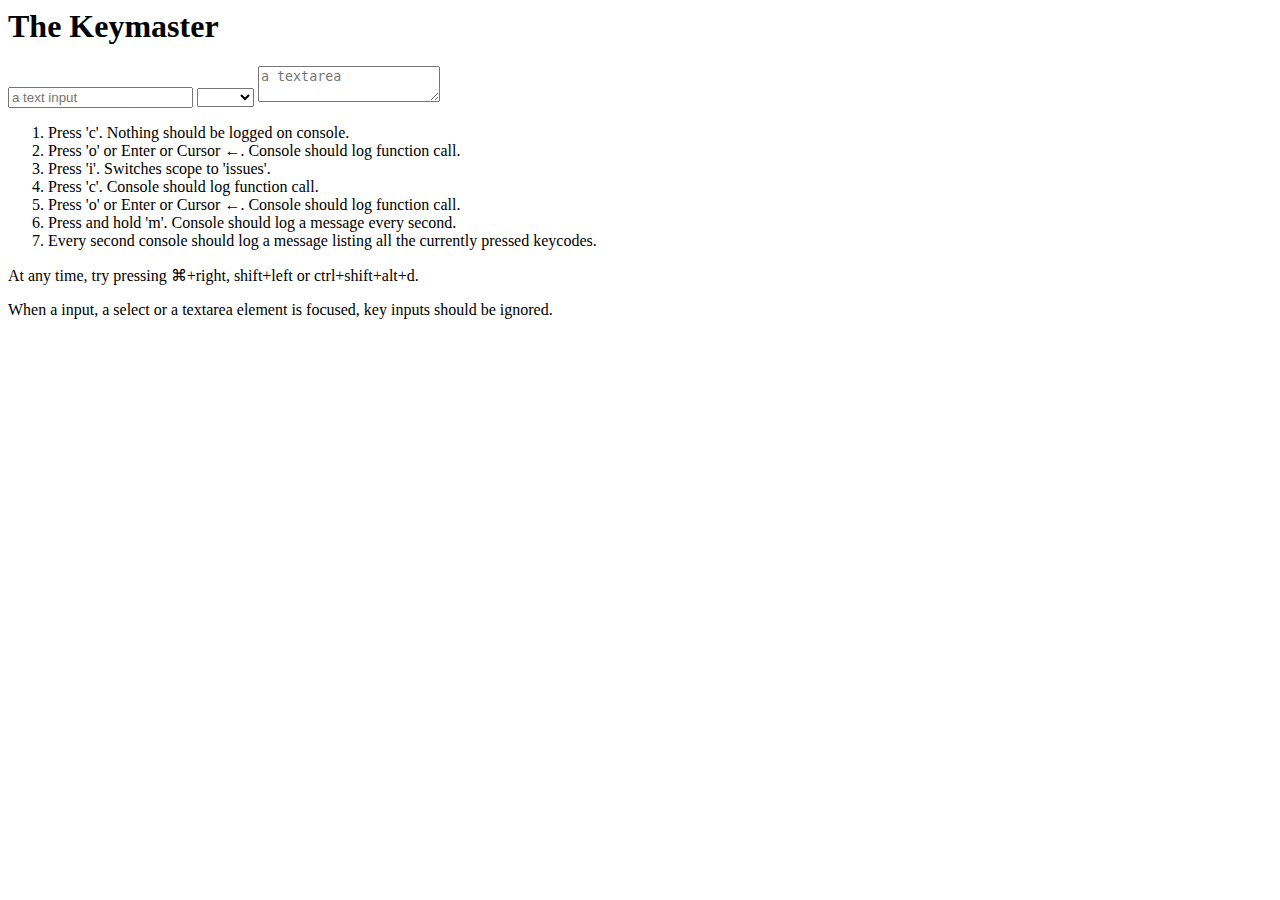
<file: assets/bower_components/keymaster/test.html>
<!html>
<head>
  <title>The Keymaster</title>
  <meta http-equiv="content-type" content="text/html; charset=utf-8" />
</head>
<body>
  <script src="keymaster.js"></script>

  <h1>
    The Keymaster
  </h1>

  <input type="text" placeholder="a text input"/>
  <select><option></option><option>select</option></select>
  <textarea placeholder="a textarea"></textarea>

  <ol>
    <li>Press 'c'. Nothing should be logged on console.</li>
    <li>Press 'o' or Enter or Cursor &larr;. Console should log function call.</li>
    <li>Press 'i'. Switches scope to 'issues'.</li>
    <li>Press 'c'. Console should log function call.</li>
    <li>Press 'o' or Enter or Cursor &larr;. Console should log function call.</li>
    <li>Press and hold 'm'. Console should log a message every second.</li>
    <li>Every second console should log a message listing all the currently pressed keycodes.</li>
  </ol>

  <p>
    At any time, try pressing ⌘+right, shift+left or ctrl+shift+alt+d.
  </p>
  
  <p>
    When a input, a select or a textarea element is focused, key inputs should be ignored.
  </p>

  <script>
    key('c', 'issues', function(){
     console.log('c/issues');
    });

    key('command+r, ctrl+r', 'issues', function(){
      console.log('Hijacked Command+R or Ctrl+R, damn!');
      return false;
    });
    
    key('i', function(){
      key.setScope('issues');
      console.log('Switched to "issues" scope. Command+R or Ctrl+R is now no longer reloading...');
    });
    
    key('i', function(){
      console.log('(example of multiple assignment)');
    });

    key('o, enter, left', function(){
      console.log('o, enter or left pressed!');
    });

    key('ctrl+c', function(){
      console.log('this is not the command line');
    });

    key('⌘+right,shift+left,ctrl+shift+alt+d', function(event){
      console.log('command+right, or shift+left, or ctrl+shift+alt+d');
      console.log('here is the event: ', event);
      console.log('key.control', key.control);
      console.log('key.ctrl', key.ctrl);
      console.log('key.shift', key.shift);
      console.log('key.alt', key.alt);
      console.log('key["⌘"]', key["⌘"]);
      return false; // prevent default && stop propagation
    });

    key('⌘+x, ctrl+x', function(event, handler){
      console.log(handler.shortcut, handler.scope);
      return false;
    });

    key('/', function(){ console.log('/') });
    key('shift+]', function(){ console.log('shift+]') });

    setInterval(function () { 
        console.log('All keys currently down: ' + key.getPressedKeyCodes());
        if (key.isPressed(77)) {
            console.log('M key is currently down');
        }
    }, 1000);

    // document.onkeydown = function(event){
    //  console.log(event.keyCode);
    // }
  </script>
</body>
</html>
</file>
<file: assets/bower_components/photoswipe/dist/photoswipe.css>
/*! PhotoSwipe main CSS by Dmitry Semenov | photoswipe.com | MIT license */
/*
	Styles for basic PhotoSwipe functionality (sliding area, open/close transitions)
*/
/* pswp = photoswipe */
.pswp {
  display: none;
  position: absolute;
  width: 100%;
  height: 100%;
  left: 0;
  top: 0;
  overflow: hidden;
  -ms-touch-action: none;
  touch-action: none;
  z-index: 1500;
  -webkit-text-size-adjust: 100%;
  /* create separate layer, to avoid paint on window.onscroll in webkit/blink */
  -webkit-backface-visibility: hidden;
  outline: none; }
  .pswp * {
    -webkit-box-sizing: border-box;
            box-sizing: border-box; }
  .pswp img {
    max-width: none; }

/* style is added when JS option showHideOpacity is set to true */
.pswp--animate_opacity {
  /* 0.001, because opacity:0 doesn't trigger Paint action, which causes lag at start of transition */
  opacity: 0.001;
  will-change: opacity;
  /* for open/close transition */
  -webkit-transition: opacity 333ms cubic-bezier(0.4, 0, 0.22, 1);
          transition: opacity 333ms cubic-bezier(0.4, 0, 0.22, 1); }

.pswp--open {
  display: block; }

.pswp--zoom-allowed .pswp__img {
  /* autoprefixer: off */
  cursor: -webkit-zoom-in;
  cursor: -moz-zoom-in;
  cursor: zoom-in; }

.pswp--zoomed-in .pswp__img {
  /* autoprefixer: off */
  cursor: -webkit-grab;
  cursor: -moz-grab;
  cursor: grab; }

.pswp--dragging .pswp__img {
  /* autoprefixer: off */
  cursor: -webkit-grabbing;
  cursor: -moz-grabbing;
  cursor: grabbing; }

/*
	Background is added as a separate element.
	As animating opacity is much faster than animating rgba() background-color.
*/
.pswp__bg {
  position: absolute;
  left: 0;
  top: 0;
  width: 100%;
  height: 100%;
  background: #000;
  opacity: 0;
  -webkit-backface-visibility: hidden;
  will-change: opacity; }

.pswp__scroll-wrap {
  position: absolute;
  left: 0;
  top: 0;
  width: 100%;
  height: 100%;
  overflow: hidden; }

.pswp__container,
.pswp__zoom-wrap {
  -ms-touch-action: none;
  touch-action: none;
  position: absolute;
  left: 0;
  right: 0;
  top: 0;
  bottom: 0; }

/* Prevent selection and tap highlights */
.pswp__container,
.pswp__img {
  -webkit-user-select: none;
  -moz-user-select: none;
  -ms-user-select: none;
      user-select: none;
  -webkit-tap-highlight-color: transparent;
  -webkit-touch-callout: none; }

.pswp__zoom-wrap {
  position: absolute;
  width: 100%;
  -webkit-transform-origin: left top;
  -ms-transform-origin: left top;
  transform-origin: left top;
  /* for open/close transition */
  -webkit-transition: -webkit-transform 333ms cubic-bezier(0.4, 0, 0.22, 1);
          transition: transform 333ms cubic-bezier(0.4, 0, 0.22, 1); }

.pswp__bg {
  will-change: opacity;
  /* for open/close transition */
  -webkit-transition: opacity 333ms cubic-bezier(0.4, 0, 0.22, 1);
          transition: opacity 333ms cubic-bezier(0.4, 0, 0.22, 1); }

.pswp--animated-in .pswp__bg,
.pswp--animated-in .pswp__zoom-wrap {
  -webkit-transition: none;
  transition: none; }

.pswp__container,
.pswp__zoom-wrap {
  -webkit-backface-visibility: hidden; }

.pswp__item {
  position: absolute;
  left: 0;
  right: 0;
  top: 0;
  bottom: 0;
  overflow: hidden; }

.pswp__img {
  position: absolute;
  width: auto;
  height: auto;
  top: 0;
  left: 0; }

/*
	stretched thumbnail or div placeholder element (see below)
	style is added to avoid flickering in webkit/blink when layers overlap
*/
.pswp__img--placeholder {
  -webkit-backface-visibility: hidden; }

/*
	div element that matches size of large image
	large image loads on top of it
*/
.pswp__img--placeholder--blank {
  background: #222; }

.pswp--ie .pswp__img {
  width: 100% !important;
  height: auto !important;
  left: 0;
  top: 0; }

/*
	Error message appears when image is not loaded
	(JS option errorMsg controls markup)
*/
.pswp__error-msg {
  position: absolute;
  left: 0;
  top: 50%;
  width: 100%;
  text-align: center;
  font-size: 14px;
  line-height: 16px;
  margin-top: -8px;
  color: #CCC; }

.pswp__error-msg a {
  color: #CCC;
  text-decoration: underline; }
</file>
<file: assets/bower_components/photoswipe/dist/default-skin/default-skin.css>
/*! PhotoSwipe Default UI CSS by Dmitry Semenov | photoswipe.com | MIT license */
/*

	Contents:

	1. Buttons
	2. Share modal and links
	3. Index indicator ("1 of X" counter)
	4. Caption
	5. Loading indicator
	6. Additional styles (root element, top bar, idle state, hidden state, etc.)

*/
/*
	
	1. Buttons

 */
/* <button> css reset */
.pswp__button {
  width: 44px;
  height: 44px;
  position: relative;
  background: none;
  cursor: pointer;
  overflow: visible;
  -webkit-appearance: none;
  display: block;
  border: 0;
  padding: 0;
  margin: 0;
  float: right;
  opacity: 0.75;
  -webkit-transition: opacity 0.2s;
          transition: opacity 0.2s;
  -webkit-box-shadow: none;
          box-shadow: none; }
  .pswp__button:focus,
  .pswp__button:hover {
    opacity: 1; }
  .pswp__button:active {
    outline: none;
    opacity: 0.9; }
  .pswp__button::-moz-focus-inner {
    padding: 0;
    border: 0; }

/* pswp__ui--over-close class it added when mouse is over element that should close gallery */
.pswp__ui--over-close .pswp__button--close {
  opacity: 1; }

.pswp__button,
.pswp__button--arrow--left:before,
.pswp__button--arrow--right:before {
  background: url(default-skin.png) 0 0 no-repeat;
  background-size: 264px 88px;
  width: 44px;
  height: 44px; }

@media (-webkit-min-device-pixel-ratio: 1.1), (-webkit-min-device-pixel-ratio: 1.09375), (min-resolution: 105dpi), (min-resolution: 1.1dppx) {
  /* Serve SVG sprite if browser supports SVG and resolution is more than 105dpi */
  .pswp--svg .pswp__button,
  .pswp--svg .pswp__button--arrow--left:before,
  .pswp--svg .pswp__button--arrow--right:before {
    background-image: url(default-skin.svg); }
  .pswp--svg .pswp__button--arrow--left,
  .pswp--svg .pswp__button--arrow--right {
    background: none; } }

.pswp__button--close {
  background-position: 0 -44px; }

.pswp__button--share {
  background-position: -44px -44px; }

.pswp__button--fs {
  display: none; }

.pswp--supports-fs .pswp__button--fs {
  display: block; }

.pswp--fs .pswp__button--fs {
  background-position: -44px 0; }

.pswp__button--zoom {
  display: none;
  background-position: -88px 0; }

.pswp--zoom-allowed .pswp__button--zoom {
  display: block; }

.pswp--zoomed-in .pswp__button--zoom {
  background-position: -132px 0; }

/* no arrows on touch screens */
.pswp--touch .pswp__button--arrow--left,
.pswp--touch .pswp__button--arrow--right {
  visibility: hidden; }

/*
	Arrow buttons hit area
	(icon is added to :before pseudo-element)
*/
.pswp__button--arrow--left,
.pswp__button--arrow--right {
  background: none;
  top: 50%;
  margin-top: -50px;
  width: 70px;
  height: 100px;
  position: absolute; }

.pswp__button--arrow--left {
  left: 0; }

.pswp__button--arrow--right {
  right: 0; }

.pswp__button--arrow--left:before,
.pswp__button--arrow--right:before {
  content: '';
  top: 35px;
  background-color: rgba(0, 0, 0, 0.3);
  height: 30px;
  width: 32px;
  position: absolute; }

.pswp__button--arrow--left:before {
  left: 6px;
  background-position: -138px -44px; }

.pswp__button--arrow--right:before {
  right: 6px;
  background-position: -94px -44px; }

/*

	2. Share modal/popup and links

 */
.pswp__counter,
.pswp__share-modal {
  -webkit-user-select: none;
  -moz-user-select: none;
  -ms-user-select: none;
      user-select: none; }

.pswp__share-modal {
  display: block;
  background: rgba(0, 0, 0, 0.5);
  width: 100%;
  height: 100%;
  top: 0;
  left: 0;
  padding: 10px;
  position: absolute;
  z-index: 1600;
  opacity: 0;
  -webkit-transition: opacity 0.25s ease-out;
          transition: opacity 0.25s ease-out;
  -webkit-backface-visibility: hidden;
  will-change: opacity; }

.pswp__share-modal--hidden {
  display: none; }

.pswp__share-tooltip {
  z-index: 1620;
  position: absolute;
  background: #FFF;
  top: 56px;
  border-radius: 2px;
  display: block;
  width: auto;
  right: 44px;
  -webkit-box-shadow: 0 2px 5px rgba(0, 0, 0, 0.25);
          box-shadow: 0 2px 5px rgba(0, 0, 0, 0.25);
  -webkit-transform: translateY(6px);
      -ms-transform: translateY(6px);
          transform: translateY(6px);
  -webkit-transition: -webkit-transform 0.25s;
          transition: transform 0.25s;
  -webkit-backface-visibility: hidden;
  will-change: transform; }
  .pswp__share-tooltip a {
    display: block;
    padding: 8px 12px;
    color: #000;
    text-decoration: none;
    font-size: 14px;
    line-height: 18px; }
    .pswp__share-tooltip a:hover {
      text-decoration: none;
      color: #000; }
    .pswp__share-tooltip a:first-child {
      /* round corners on the first/last list item */
      border-radius: 2px 2px 0 0; }
    .pswp__share-tooltip a:last-child {
      border-radius: 0 0 2px 2px; }

.pswp__share-modal--fade-in {
  opacity: 1; }
  .pswp__share-modal--fade-in .pswp__share-tooltip {
    -webkit-transform: translateY(0);
        -ms-transform: translateY(0);
            transform: translateY(0); }

/* increase size of share links on touch devices */
.pswp--touch .pswp__share-tooltip a {
  padding: 16px 12px; }

a.pswp__share--facebook:before {
  content: '';
  display: block;
  width: 0;
  height: 0;
  position: absolute;
  top: -12px;
  right: 15px;
  border: 6px solid transparent;
  border-bottom-color: #FFF;
  -webkit-pointer-events: none;
  -moz-pointer-events: none;
  pointer-events: none; }

a.pswp__share--facebook:hover {
  background: #3E5C9A;
  color: #FFF; }
  a.pswp__share--facebook:hover:before {
    border-bottom-color: #3E5C9A; }

a.pswp__share--twitter:hover {
  background: #55ACEE;
  color: #FFF; }

a.pswp__share--pinterest:hover {
  background: #CCC;
  color: #CE272D; }

a.pswp__share--download:hover {
  background: #DDD; }

/*

	3. Index indicator ("1 of X" counter)

 */
.pswp__counter {
  position: absolute;
  left: 0;
  top: 0;
  height: 44px;
  font-size: 13px;
  line-height: 44px;
  color: #FFF;
  opacity: 0.75;
  padding: 0 10px; }

/*
	
	4. Caption

 */
.pswp__caption {
  position: absolute;
  left: 0;
  bottom: 0;
  width: 100%;
  min-height: 44px; }
  .pswp__caption small {
    font-size: 11px;
    color: #BBB; }

.pswp__caption__center {
  text-align: left;
  max-width: 420px;
  margin: 0 auto;
  font-size: 13px;
  padding: 10px;
  line-height: 20px;
  color: #CCC; }

.pswp__caption--empty {
  display: none; }

/* Fake caption element, used to calculate height of next/prev image */
.pswp__caption--fake {
  visibility: hidden; }

/*

	5. Loading indicator (preloader)

	You can play with it here - http://codepen.io/dimsemenov/pen/yyBWoR

 */
.pswp__preloader {
  width: 44px;
  height: 44px;
  position: absolute;
  top: 0;
  left: 50%;
  margin-left: -22px;
  opacity: 0;
  -webkit-transition: opacity 0.25s ease-out;
          transition: opacity 0.25s ease-out;
  will-change: opacity;
  direction: ltr; }

.pswp__preloader__icn {
  width: 20px;
  height: 20px;
  margin: 12px; }

.pswp__preloader--active {
  opacity: 1; }
  .pswp__preloader--active .pswp__preloader__icn {
    /* We use .gif in browsers that don't support CSS animation */
    background: url(preloader.gif) 0 0 no-repeat; }

.pswp--css_animation .pswp__preloader--active {
  opacity: 1; }
  .pswp--css_animation .pswp__preloader--active .pswp__preloader__icn {
    -webkit-animation: clockwise 500ms linear infinite;
            animation: clockwise 500ms linear infinite; }
  .pswp--css_animation .pswp__preloader--active .pswp__preloader__donut {
    -webkit-animation: donut-rotate 1000ms cubic-bezier(0.4, 0, 0.22, 1) infinite;
            animation: donut-rotate 1000ms cubic-bezier(0.4, 0, 0.22, 1) infinite; }

.pswp--css_animation .pswp__preloader__icn {
  background: none;
  opacity: 0.75;
  width: 14px;
  height: 14px;
  position: absolute;
  left: 15px;
  top: 15px;
  margin: 0; }

.pswp--css_animation .pswp__preloader__cut {
  /* 
			The idea of animating inner circle is based on Polymer ("material") loading indicator 
			 by Keanu Lee https://blog.keanulee.com/2014/10/20/the-tale-of-three-spinners.html
		*/
  position: relative;
  width: 7px;
  height: 14px;
  overflow: hidden; }

.pswp--css_animation .pswp__preloader__donut {
  -webkit-box-sizing: border-box;
          box-sizing: border-box;
  width: 14px;
  height: 14px;
  border: 2px solid #FFF;
  border-radius: 50%;
  border-left-color: transparent;
  border-bottom-color: transparent;
  position: absolute;
  top: 0;
  left: 0;
  background: none;
  margin: 0; }

@media screen and (max-width: 1024px) {
  .pswp__preloader {
    position: relative;
    left: auto;
    top: auto;
    margin: 0;
    float: right; } }

@-webkit-keyframes clockwise {
  0% {
    -webkit-transform: rotate(0deg);
            transform: rotate(0deg); }
  100% {
    -webkit-transform: rotate(360deg);
            transform: rotate(360deg); } }

@keyframes clockwise {
  0% {
    -webkit-transform: rotate(0deg);
            transform: rotate(0deg); }
  100% {
    -webkit-transform: rotate(360deg);
            transform: rotate(360deg); } }

@-webkit-keyframes donut-rotate {
  0% {
    -webkit-transform: rotate(0);
            transform: rotate(0); }
  50% {
    -webkit-transform: rotate(-140deg);
            transform: rotate(-140deg); }
  100% {
    -webkit-transform: rotate(0);
            transform: rotate(0); } }

@keyframes donut-rotate {
  0% {
    -webkit-transform: rotate(0);
            transform: rotate(0); }
  50% {
    -webkit-transform: rotate(-140deg);
            transform: rotate(-140deg); }
  100% {
    -webkit-transform: rotate(0);
            transform: rotate(0); } }

/*
	
	6. Additional styles

 */
/* root element of UI */
.pswp__ui {
  -webkit-font-smoothing: auto;
  visibility: visible;
  opacity: 1;
  z-index: 1550; }

/* top black bar with buttons and "1 of X" indicator */
.pswp__top-bar {
  position: absolute;
  left: 0;
  top: 0;
  height: 44px;
  width: 100%; }

.pswp__caption,
.pswp__top-bar,
.pswp--has_mouse .pswp__button--arrow--left,
.pswp--has_mouse .pswp__button--arrow--right {
  -webkit-backface-visibility: hidden;
  will-change: opacity;
  -webkit-transition: opacity 333ms cubic-bezier(0.4, 0, 0.22, 1);
          transition: opacity 333ms cubic-bezier(0.4, 0, 0.22, 1); }

/* pswp--has_mouse class is added only when two subsequent mousemove events occur */
.pswp--has_mouse .pswp__button--arrow--left,
.pswp--has_mouse .pswp__button--arrow--right {
  visibility: visible; }

.pswp__top-bar,
.pswp__caption {
  background-color: rgba(0, 0, 0, 0.5); }

/* pswp__ui--fit class is added when main image "fits" between top bar and bottom bar (caption) */
.pswp__ui--fit .pswp__top-bar,
.pswp__ui--fit .pswp__caption {
  background-color: rgba(0, 0, 0, 0.3); }

/* pswp__ui--idle class is added when mouse isn't moving for several seconds (JS option timeToIdle) */
.pswp__ui--idle .pswp__top-bar {
  opacity: 0; }

.pswp__ui--idle .pswp__button--arrow--left,
.pswp__ui--idle .pswp__button--arrow--right {
  opacity: 0; }

/*
	pswp__ui--hidden class is added when controls are hidden
	e.g. when user taps to toggle visibility of controls
*/
.pswp__ui--hidden .pswp__top-bar,
.pswp__ui--hidden .pswp__caption,
.pswp__ui--hidden .pswp__button--arrow--left,
.pswp__ui--hidden .pswp__button--arrow--right {
  /* Force paint & create composition layer for controls. */
  opacity: 0.001; }

/* pswp__ui--one-slide class is added when there is just one item in gallery */
.pswp__ui--one-slide .pswp__button--arrow--left,
.pswp__ui--one-slide .pswp__button--arrow--right,
.pswp__ui--one-slide .pswp__counter {
  display: none; }

.pswp__element--disabled {
  display: none !important; }

.pswp--minimal--dark .pswp__top-bar {
  background: none; }
</file>
<file: assets/bower_components/prism/themes/prism-tomorrow.css>
/**
 * prism.js tomorrow night eighties for JavaScript, CoffeeScript, CSS and HTML
 * Based on https://github.com/chriskempson/tomorrow-theme
 * @author Rose Pritchard
 */

code[class*="language-"],
pre[class*="language-"] {
	color: #ccc;
	background: none;
	font-family: Consolas, Monaco, 'Andale Mono', 'Ubuntu Mono', monospace;
	text-align: left;
	white-space: pre;
	word-spacing: normal;
	word-break: normal;
	word-wrap: normal;
	line-height: 1.5;

	-moz-tab-size: 4;
	-o-tab-size: 4;
	tab-size: 4;

	-webkit-hyphens: none;
	-moz-hyphens: none;
	-ms-hyphens: none;
	hyphens: none;

}

/* Code blocks */
pre[class*="language-"] {
	padding: 1em;
	margin: .5em 0;
	overflow: auto;
}

:not(pre) > code[class*="language-"],
pre[class*="language-"] {
	background: #2d2d2d;
}

/* Inline code */
:not(pre) > code[class*="language-"] {
	padding: .1em;
	border-radius: .3em;
	white-space: normal;
}

.token.comment,
.token.block-comment,
.token.prolog,
.token.doctype,
.token.cdata {
	color: #999;
}

.token.punctuation {
	color: #ccc;
}

.token.tag,
.token.attr-name,
.token.namespace,
.token.deleted {
	color: #e2777a;
}

.token.function-name {
	color: #6196cc;
}

.token.boolean,
.token.number,
.token.function {
	color: #f08d49;
}

.token.property,
.token.class-name,
.token.constant,
.token.symbol {
	color: #f8c555;
}

.token.selector,
.token.important,
.token.atrule,
.token.keyword,
.token.builtin {
	color: #cc99cd;
}

.token.string,
.token.char,
.token.attr-value,
.token.regex,
.token.variable {
	color: #7ec699;
}

.token.operator,
.token.entity,
.token.url {
	color: #67cdcc;
}

.token.important,
.token.bold {
	font-weight: bold;
}
.token.italic {
	font-style: italic;
}

.token.entity {
	cursor: help;
}

.token.inserted {
	color: green;
}
</file>
<file: assets/css/custom.css>
/* PLACE YOU CUSTOM STYLES IN THIS FILE */

.nk-nav-logo img {
    width: 18rem;
}

.l-titleCenter {
    margin: 0 auto;
}

.nk-btn {
    background: #FA7268;
}

.nk-btn-second {
    background: #333;
}

.h1, 
.fa-heart, 
.display-4 {
    color: #FA7268;
}
</file>
<file: assets/bower_components/pixeden-stroke-7-icon/pe-icon-7-stroke/dist/pe-icon-7-stroke.min.css>
.pe-fw,.pe-li{text-align:center}@font-face{font-family:Pe-icon-7-stroke;src:url(../fonts/Pe-icon-7-stroke.eot?d7yf1v);src:url(../fonts/Pe-icon-7-stroke.eot?#iefixd7yf1v) format('embedded-opentype'),url(../fonts/Pe-icon-7-stroke.woff?d7yf1v) format('woff'),url(../fonts/Pe-icon-7-stroke.ttf?d7yf1v) format('truetype'),url(../fonts/Pe-icon-7-stroke.svg?d7yf1v#Pe-icon-7-stroke) format('svg');font-weight:400;font-style:normal}[class*=" pe-7s-"],[class^=pe-7s-]{display:inline-block;font-family:Pe-icon-7-stroke;speak:none;font-style:normal;font-weight:400;font-variant:normal;text-transform:none;line-height:1;-webkit-font-smoothing:antialiased;-moz-osx-font-smoothing:grayscale}/*! Modified from font-awesome helper CSS classes - PIXEDEN
 *  Font Awesome 4.0.3 by @davegandy - http://fontawesome.io - @fontawesome
 *  License - http://fontawesome.io/license (CSS: MIT License)
 */.pe-lg{font-size:1.33em;line-height:.75em;vertical-align:-15%}.pe-stack,.pe-va{vertical-align:middle}.pe-2x{font-size:2em}.pe-3x{font-size:3em}.pe-4x{font-size:4em}.pe-5x{font-size:5em}.pe-fw{width:1.28571em}.pe-ul{padding-left:0;margin-left:2.14286em;list-style-type:none}.pe-ul>li{position:relative}.pe-li{position:absolute;left:-2.14286em;width:2.14286em;top:.14286em}.pe-li.pe-lg{left:-1.85714em}.pe-border{padding:.2em .25em .15em;border-radius:.1em;border:.08em solid #eaeaea}.pull-right{float:right}.pe.pull-left{float:left;margin-right:.3em;margin-left:.3em}.pe-spin{-webkit-animation:spin 2s infinite linear;animation:spin 2s infinite linear}@-webkit-keyframes spin{0%{-webkit-transform:rotate(0);transform:rotate(0)}100%{-webkit-transform:rotate(359deg);transform:rotate(359deg)}}@keyframes spin{0%{-webkit-transform:rotate(0);transform:rotate(0)}100%{-webkit-transform:rotate(359deg);transform:rotate(359deg)}}.pe-rotate-90{filter:progid:DXImageTransform.Microsoft.BasicImage(rotation=1);-webkit-transform:rotate(90deg);-ms-transform:rotate(90deg);transform:rotate(90deg)}.pe-rotate-180{filter:progid:DXImageTransform.Microsoft.BasicImage(rotation=2);-webkit-transform:rotate(180deg);-ms-transform:rotate(180deg);transform:rotate(180deg)}.pe-rotate-270{filter:progid:DXImageTransform.Microsoft.BasicImage(rotation=3);-webkit-transform:rotate(270deg);-ms-transform:rotate(270deg);transform:rotate(270deg)}.pe-flip-horizontal{filter:progid:DXImageTransform.Microsoft.BasicImage(rotation=0, mirror=1);-webkit-transform:scale(-1,1);-ms-transform:scale(-1,1);transform:scale(-1,1)}.pe-flip-vertical{filter:progid:DXImageTransform.Microsoft.BasicImage(rotation=2, mirror=1);-webkit-transform:scale(1,-1);-ms-transform:scale(1,-1);transform:scale(1,-1)}.pe-stack{position:relative;display:inline-block;width:2em;height:2em;line-height:2em}.pe-stack-1x,.pe-stack-2x{position:absolute;left:0;width:100%;text-align:center}.pe-stack-1x{line-height:inherit}.pe-stack-2x{font-size:2em}.pe-inverse{color:#fff}.pe-7s-album:before{content:"\e6aa"}.pe-7s-arc:before{content:"\e6ab"}.pe-7s-back-2:before{content:"\e6ac"}.pe-7s-bandaid:before{content:"\e6ad"}.pe-7s-car:before{content:"\e6ae"}.pe-7s-diamond:before{content:"\e6af"}.pe-7s-door-lock:before{content:"\e6b0"}.pe-7s-eyedropper:before{content:"\e6b1"}.pe-7s-female:before{content:"\e6b2"}.pe-7s-gym:before{content:"\e6b3"}.pe-7s-hammer:before{content:"\e6b4"}.pe-7s-headphones:before{content:"\e6b5"}.pe-7s-helm:before{content:"\e6b6"}.pe-7s-hourglass:before{content:"\e6b7"}.pe-7s-leaf:before{content:"\e6b8"}.pe-7s-magic-wand:before{content:"\e6b9"}.pe-7s-male:before{content:"\e6ba"}.pe-7s-map-2:before{content:"\e6bb"}.pe-7s-next-2:before{content:"\e6bc"}.pe-7s-paint-bucket:before{content:"\e6bd"}.pe-7s-pendrive:before{content:"\e6be"}.pe-7s-photo:before{content:"\e6bf"}.pe-7s-piggy:before{content:"\e6c0"}.pe-7s-plugin:before{content:"\e6c1"}.pe-7s-refresh-2:before{content:"\e6c2"}.pe-7s-rocket:before{content:"\e6c3"}.pe-7s-settings:before{content:"\e6c4"}.pe-7s-shield:before{content:"\e6c5"}.pe-7s-smile:before{content:"\e6c6"}.pe-7s-usb:before{content:"\e6c7"}.pe-7s-vector:before{content:"\e6c8"}.pe-7s-wine:before{content:"\e6c9"}.pe-7s-cloud-upload:before{content:"\e68a"}.pe-7s-cash:before{content:"\e68c"}.pe-7s-close:before{content:"\e680"}.pe-7s-bluetooth:before{content:"\e68d"}.pe-7s-cloud-download:before{content:"\e68b"}.pe-7s-way:before{content:"\e68e"}.pe-7s-close-circle:before{content:"\e681"}.pe-7s-id:before{content:"\e68f"}.pe-7s-angle-up:before{content:"\e682"}.pe-7s-wristwatch:before{content:"\e690"}.pe-7s-angle-up-circle:before{content:"\e683"}.pe-7s-world:before{content:"\e691"}.pe-7s-angle-right:before{content:"\e684"}.pe-7s-volume:before{content:"\e692"}.pe-7s-angle-right-circle:before{content:"\e685"}.pe-7s-users:before{content:"\e693"}.pe-7s-angle-left:before{content:"\e686"}.pe-7s-user-female:before{content:"\e694"}.pe-7s-angle-left-circle:before{content:"\e687"}.pe-7s-up-arrow:before{content:"\e695"}.pe-7s-angle-down:before{content:"\e688"}.pe-7s-switch:before{content:"\e696"}.pe-7s-angle-down-circle:before{content:"\e689"}.pe-7s-scissors:before{content:"\e697"}.pe-7s-wallet:before{content:"\e600"}.pe-7s-safe:before{content:"\e698"}.pe-7s-volume2:before{content:"\e601"}.pe-7s-volume1:before{content:"\e602"}.pe-7s-voicemail:before{content:"\e603"}.pe-7s-video:before{content:"\e604"}.pe-7s-user:before{content:"\e605"}.pe-7s-upload:before{content:"\e606"}.pe-7s-unlock:before{content:"\e607"}.pe-7s-umbrella:before{content:"\e608"}.pe-7s-trash:before{content:"\e609"}.pe-7s-tools:before{content:"\e60a"}.pe-7s-timer:before{content:"\e60b"}.pe-7s-ticket:before{content:"\e60c"}.pe-7s-target:before{content:"\e60d"}.pe-7s-sun:before{content:"\e60e"}.pe-7s-study:before{content:"\e60f"}.pe-7s-stopwatch:before{content:"\e610"}.pe-7s-star:before{content:"\e611"}.pe-7s-speaker:before{content:"\e612"}.pe-7s-signal:before{content:"\e613"}.pe-7s-shuffle:before{content:"\e614"}.pe-7s-shopbag:before{content:"\e615"}.pe-7s-share:before{content:"\e616"}.pe-7s-server:before{content:"\e617"}.pe-7s-search:before{content:"\e618"}.pe-7s-film:before{content:"\e6a5"}.pe-7s-science:before{content:"\e619"}.pe-7s-disk:before{content:"\e6a6"}.pe-7s-ribbon:before{content:"\e61a"}.pe-7s-repeat:before{content:"\e61b"}.pe-7s-refresh:before{content:"\e61c"}.pe-7s-add-user:before{content:"\e6a9"}.pe-7s-refresh-cloud:before{content:"\e61d"}.pe-7s-paperclip:before{content:"\e69c"}.pe-7s-radio:before{content:"\e61e"}.pe-7s-note2:before{content:"\e69d"}.pe-7s-print:before{content:"\e61f"}.pe-7s-network:before{content:"\e69e"}.pe-7s-prev:before{content:"\e620"}.pe-7s-mute:before{content:"\e69f"}.pe-7s-power:before{content:"\e621"}.pe-7s-medal:before{content:"\e6a0"}.pe-7s-portfolio:before{content:"\e622"}.pe-7s-like2:before{content:"\e6a1"}.pe-7s-plus:before{content:"\e623"}.pe-7s-left-arrow:before{content:"\e6a2"}.pe-7s-play:before{content:"\e624"}.pe-7s-key:before{content:"\e6a3"}.pe-7s-plane:before{content:"\e625"}.pe-7s-joy:before{content:"\e6a4"}.pe-7s-photo-gallery:before{content:"\e626"}.pe-7s-pin:before{content:"\e69b"}.pe-7s-phone:before{content:"\e627"}.pe-7s-plug:before{content:"\e69a"}.pe-7s-pen:before{content:"\e628"}.pe-7s-right-arrow:before{content:"\e699"}.pe-7s-paper-plane:before{content:"\e629"}.pe-7s-delete-user:before{content:"\e6a7"}.pe-7s-paint:before{content:"\e62a"}.pe-7s-bottom-arrow:before{content:"\e6a8"}.pe-7s-notebook:before{content:"\e62b"}.pe-7s-note:before{content:"\e62c"}.pe-7s-next:before{content:"\e62d"}.pe-7s-news-paper:before{content:"\e62e"}.pe-7s-musiclist:before{content:"\e62f"}.pe-7s-music:before{content:"\e630"}.pe-7s-mouse:before{content:"\e631"}.pe-7s-more:before{content:"\e632"}.pe-7s-moon:before{content:"\e633"}.pe-7s-monitor:before{content:"\e634"}.pe-7s-micro:before{content:"\e635"}.pe-7s-menu:before{content:"\e636"}.pe-7s-map:before{content:"\e637"}.pe-7s-map-marker:before{content:"\e638"}.pe-7s-mail:before{content:"\e639"}.pe-7s-mail-open:before{content:"\e63a"}.pe-7s-mail-open-file:before{content:"\e63b"}.pe-7s-magnet:before{content:"\e63c"}.pe-7s-loop:before{content:"\e63d"}.pe-7s-look:before{content:"\e63e"}.pe-7s-lock:before{content:"\e63f"}.pe-7s-lintern:before{content:"\e640"}.pe-7s-link:before{content:"\e641"}.pe-7s-like:before{content:"\e642"}.pe-7s-light:before{content:"\e643"}.pe-7s-less:before{content:"\e644"}.pe-7s-keypad:before{content:"\e645"}.pe-7s-junk:before{content:"\e646"}.pe-7s-info:before{content:"\e647"}.pe-7s-home:before{content:"\e648"}.pe-7s-help2:before{content:"\e649"}.pe-7s-help1:before{content:"\e64a"}.pe-7s-graph3:before{content:"\e64b"}.pe-7s-graph2:before{content:"\e64c"}.pe-7s-graph1:before{content:"\e64d"}.pe-7s-graph:before{content:"\e64e"}.pe-7s-global:before{content:"\e64f"}.pe-7s-gleam:before{content:"\e650"}.pe-7s-glasses:before{content:"\e651"}.pe-7s-gift:before{content:"\e652"}.pe-7s-folder:before{content:"\e653"}.pe-7s-flag:before{content:"\e654"}.pe-7s-filter:before{content:"\e655"}.pe-7s-file:before{content:"\e656"}.pe-7s-expand1:before{content:"\e657"}.pe-7s-exapnd2:before{content:"\e658"}.pe-7s-edit:before{content:"\e659"}.pe-7s-drop:before{content:"\e65a"}.pe-7s-drawer:before{content:"\e65b"}.pe-7s-download:before{content:"\e65c"}.pe-7s-display2:before{content:"\e65d"}.pe-7s-display1:before{content:"\e65e"}.pe-7s-diskette:before{content:"\e65f"}.pe-7s-date:before{content:"\e660"}.pe-7s-cup:before{content:"\e661"}.pe-7s-culture:before{content:"\e662"}.pe-7s-crop:before{content:"\e663"}.pe-7s-credit:before{content:"\e664"}.pe-7s-copy-file:before{content:"\e665"}.pe-7s-config:before{content:"\e666"}.pe-7s-compass:before{content:"\e667"}.pe-7s-comment:before{content:"\e668"}.pe-7s-coffee:before{content:"\e669"}.pe-7s-cloud:before{content:"\e66a"}.pe-7s-clock:before{content:"\e66b"}.pe-7s-check:before{content:"\e66c"}.pe-7s-chat:before{content:"\e66d"}.pe-7s-cart:before{content:"\e66e"}.pe-7s-camera:before{content:"\e66f"}.pe-7s-call:before{content:"\e670"}.pe-7s-calculator:before{content:"\e671"}.pe-7s-browser:before{content:"\e672"}.pe-7s-box2:before{content:"\e673"}.pe-7s-box1:before{content:"\e674"}.pe-7s-bookmarks:before{content:"\e675"}.pe-7s-bicycle:before{content:"\e676"}.pe-7s-bell:before{content:"\e677"}.pe-7s-battery:before{content:"\e678"}.pe-7s-ball:before{content:"\e679"}.pe-7s-back:before{content:"\e67a"}.pe-7s-attention:before{content:"\e67b"}.pe-7s-anchor:before{content:"\e67c"}.pe-7s-albums:before{content:"\e67d"}.pe-7s-alarm:before{content:"\e67e"}.pe-7s-airplay:before{content:"\e67f"}
</file>
